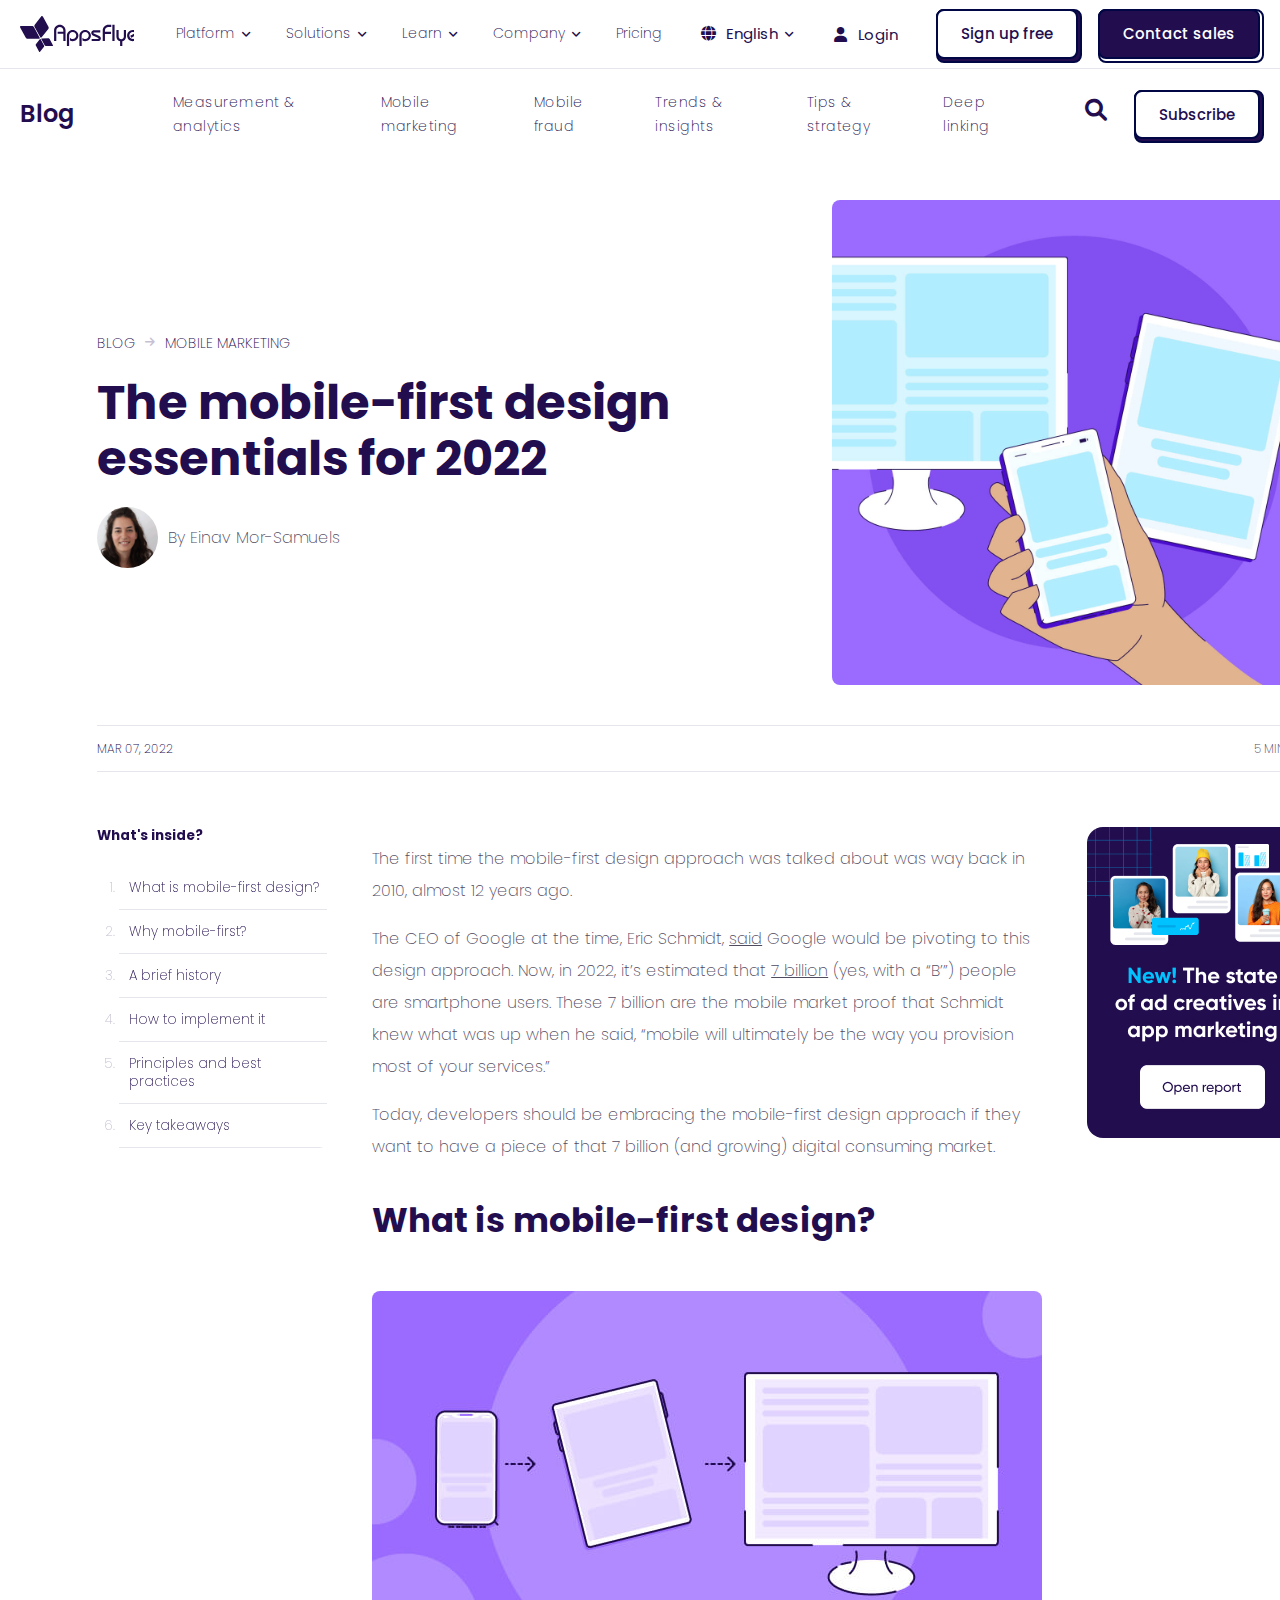
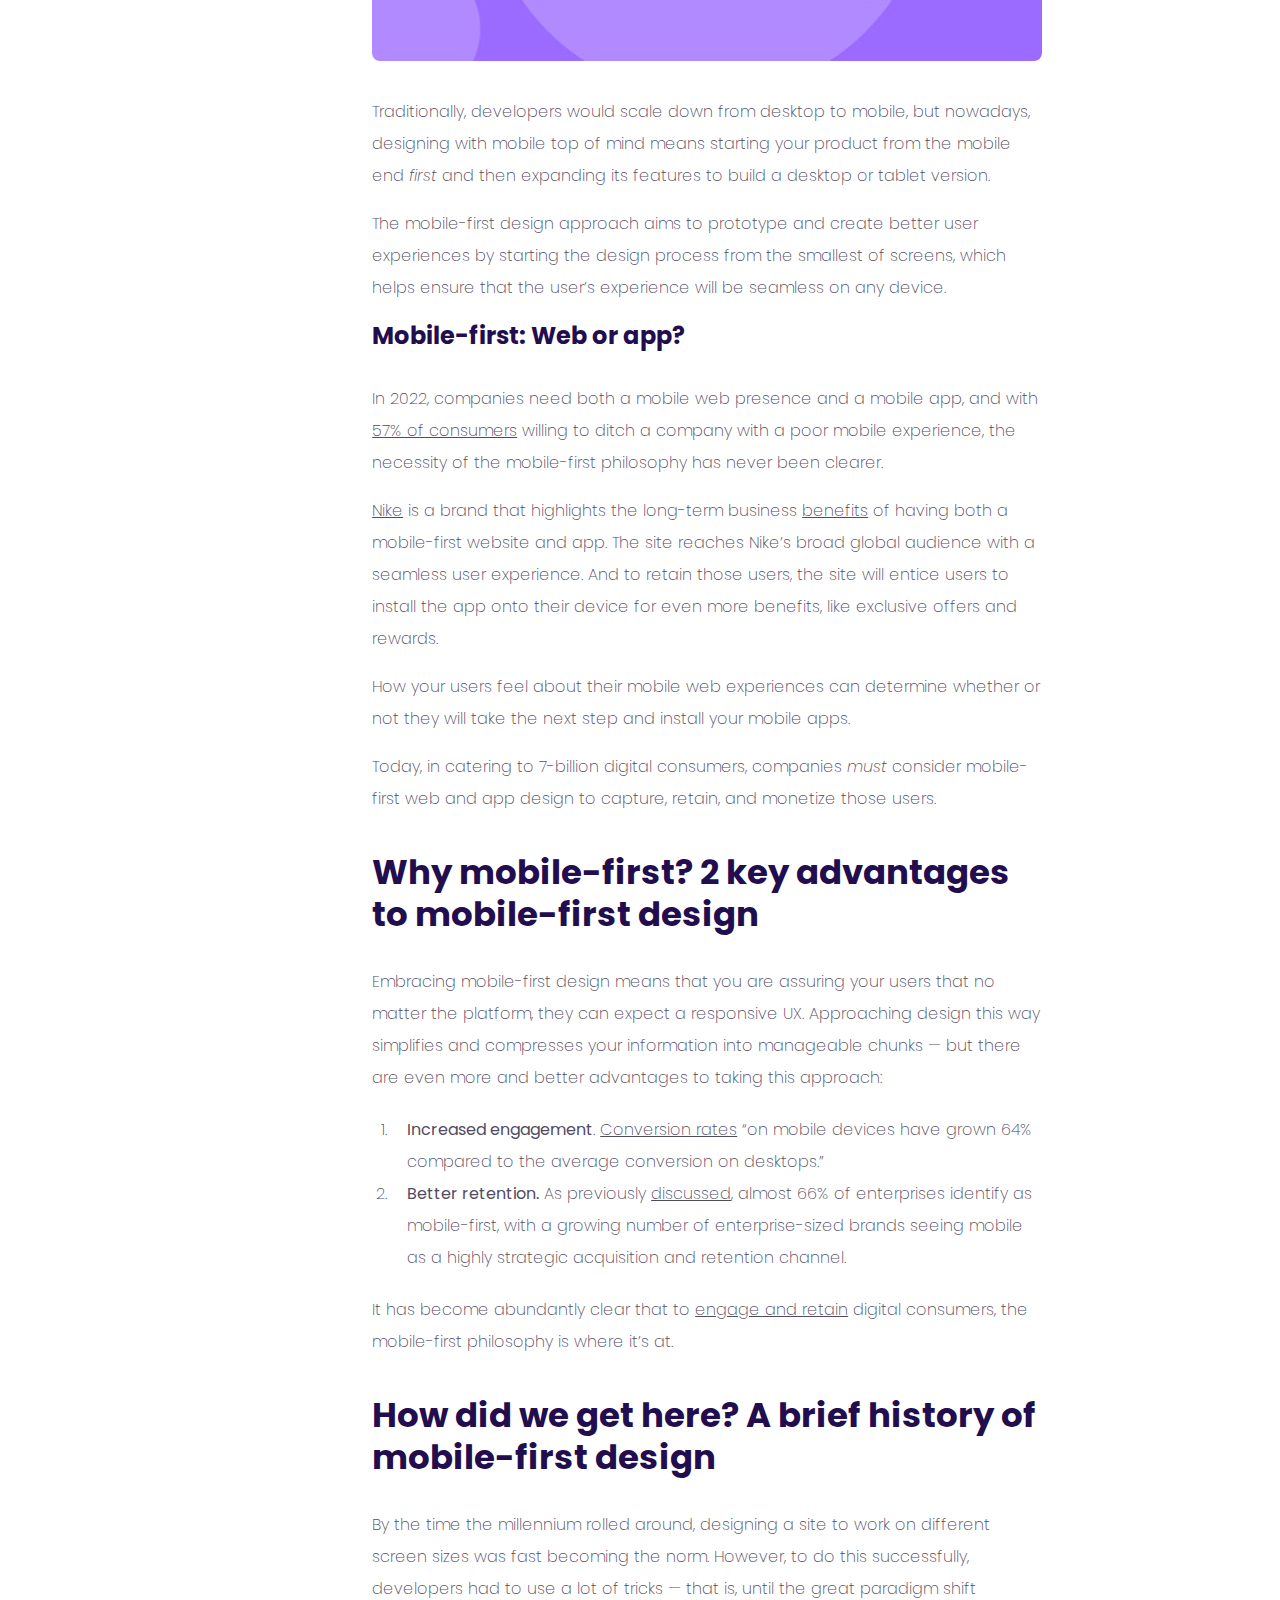
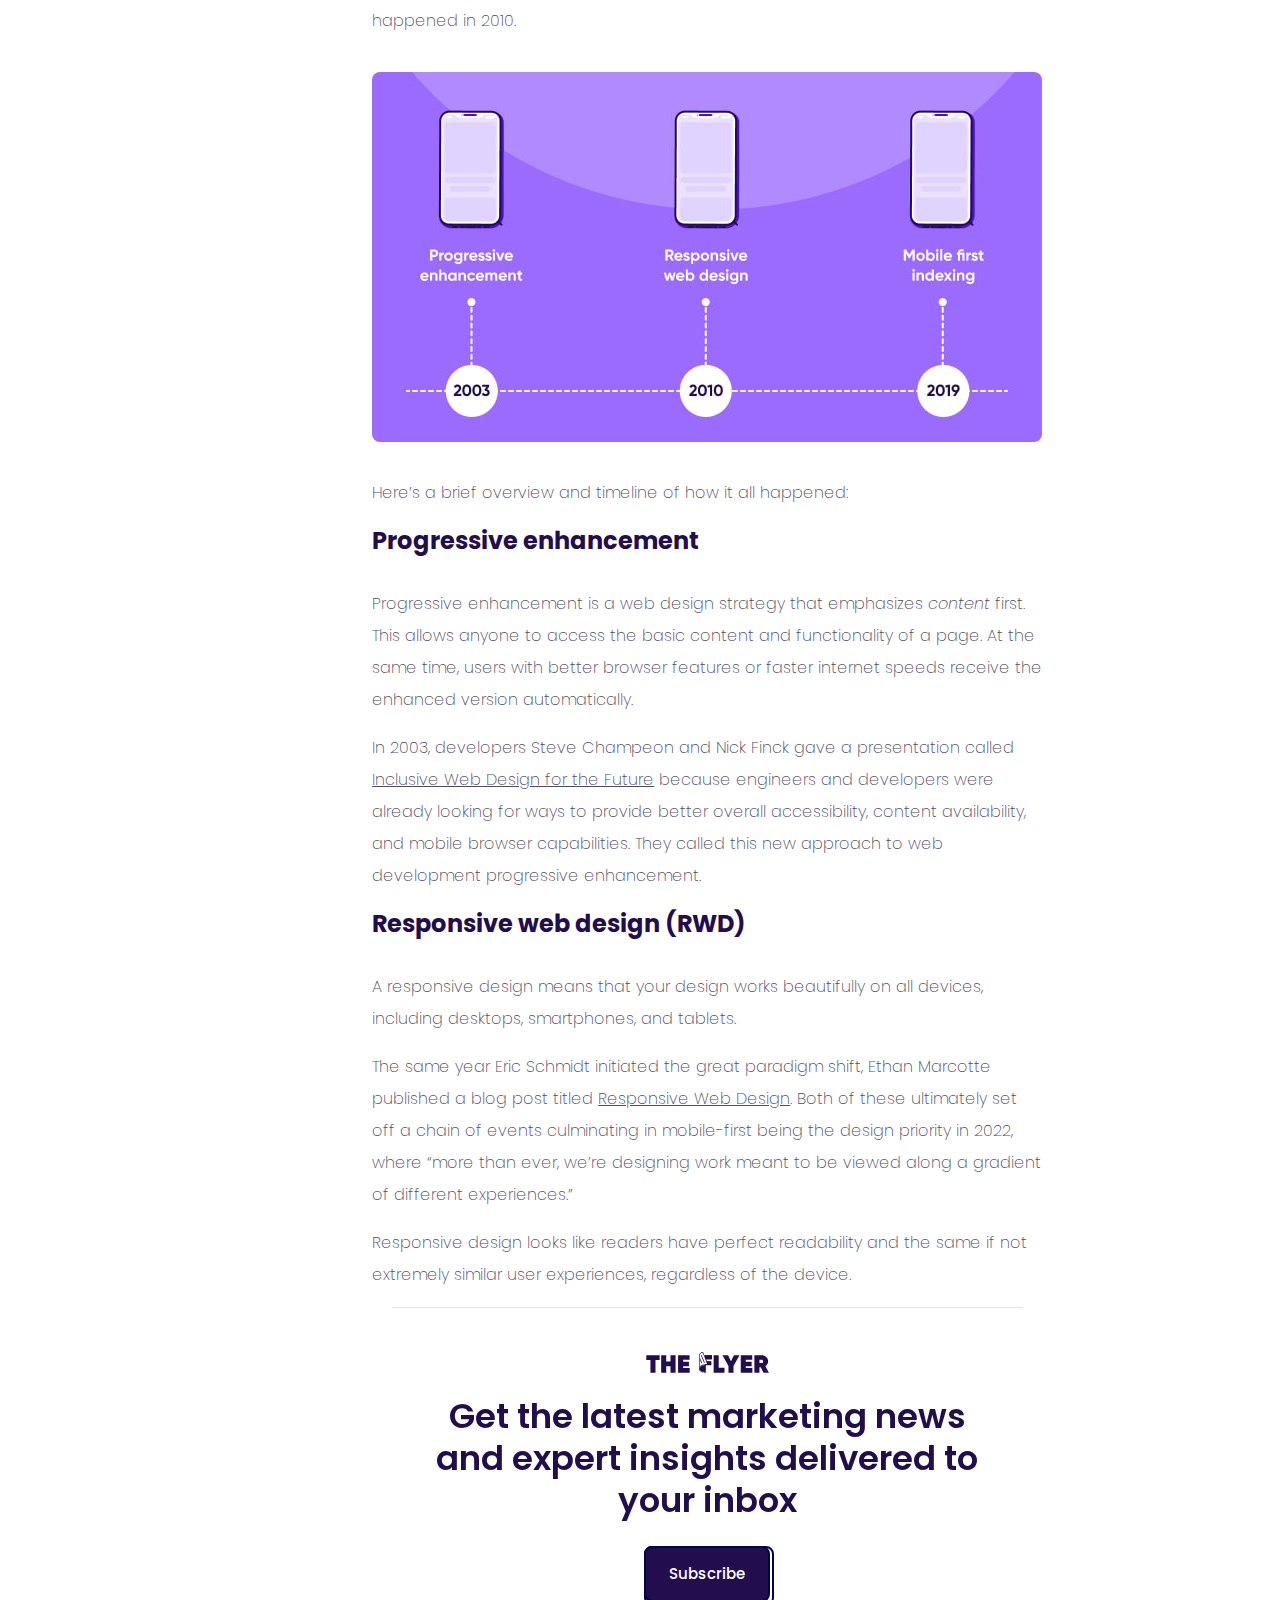
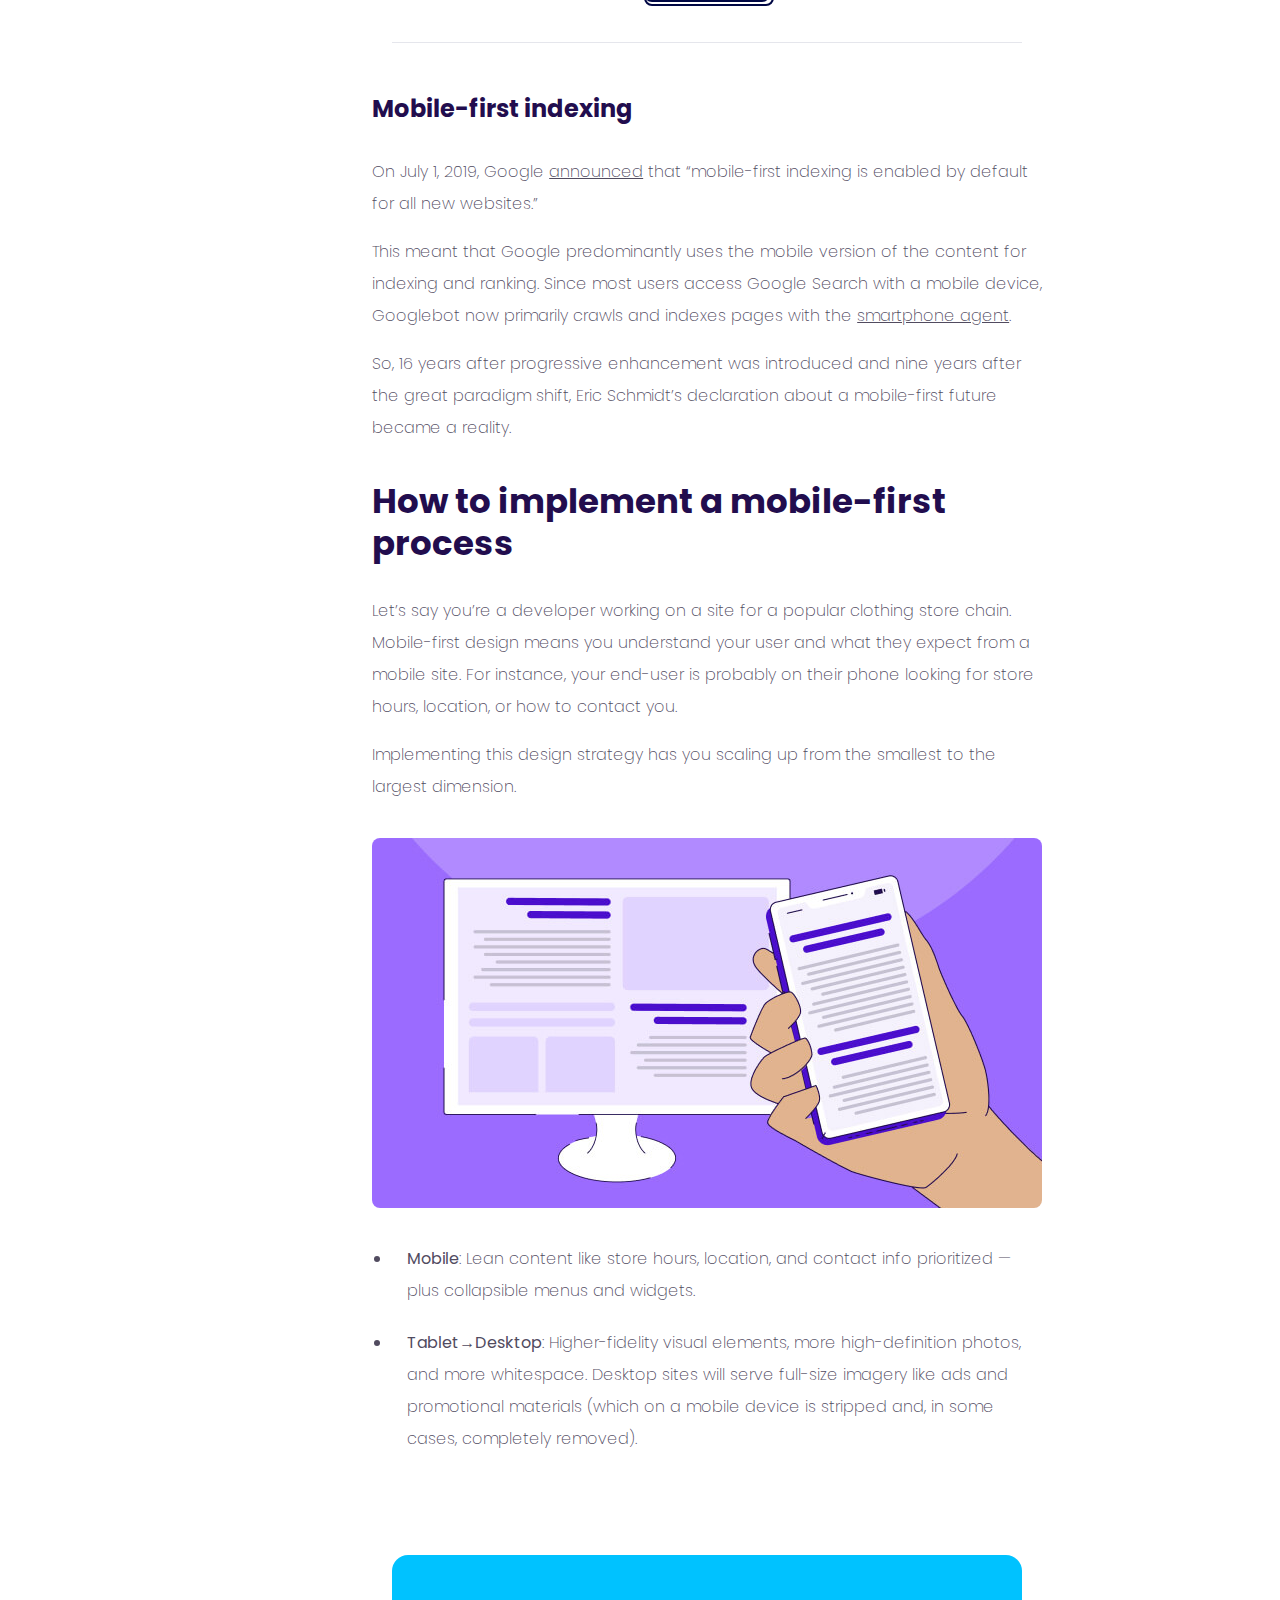
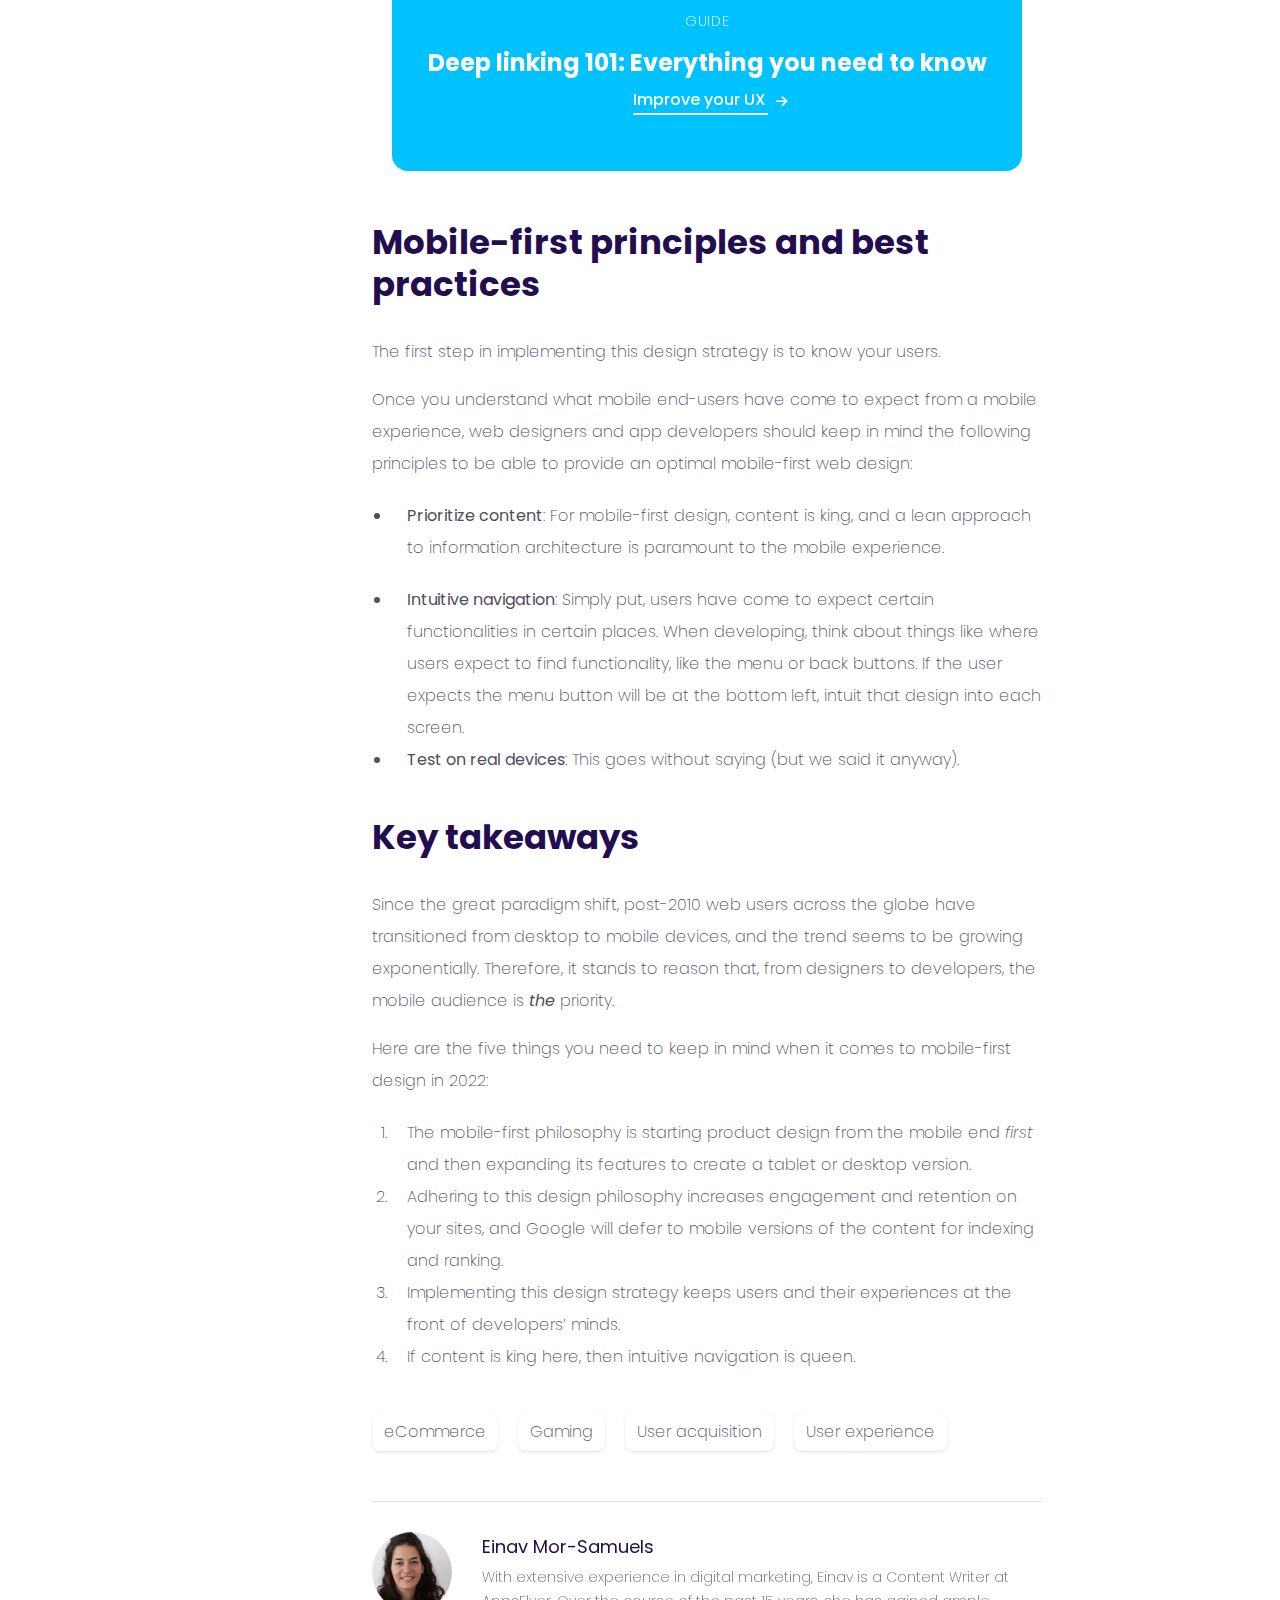
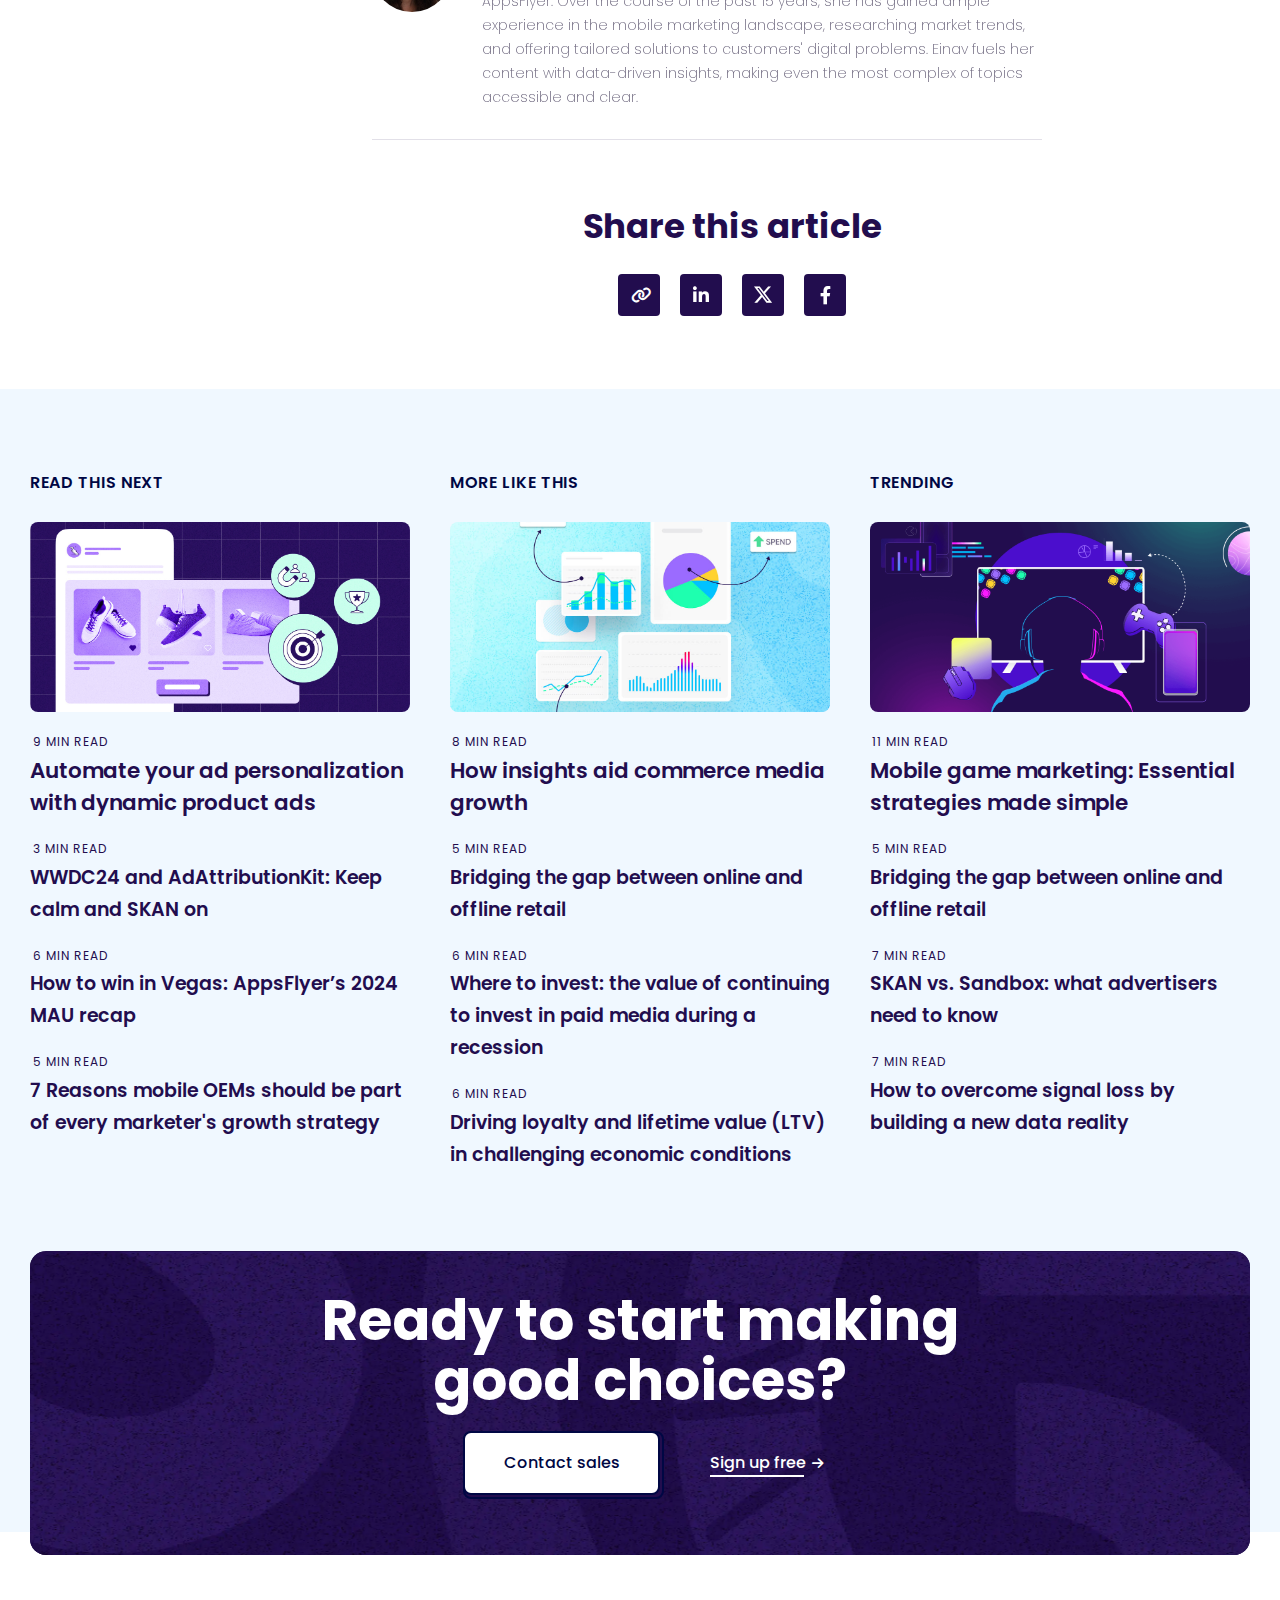
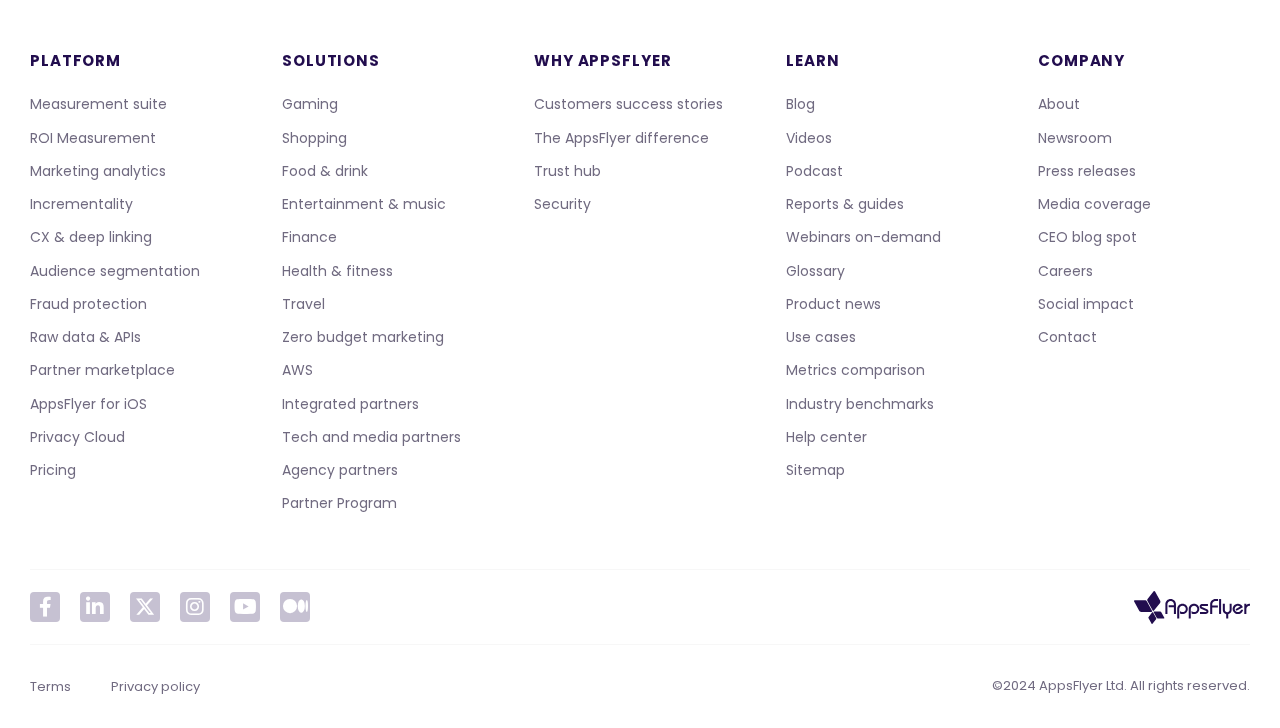
<file: index.html>
<!DOCTYPE html>
<html lang="en">
<head>
    <meta charset="UTF-8">
    <meta name="viewport" content="width=device-width, initial-scale=1.0">
    <link rel="stylesheet" href="main.css">
    <link rel="stylesheet" href="/font/fontawesome-free-6.6.0-web/fontawesome-free-6.6.0-web/css/all.min.css">
    <link rel="icon" href="/image/favicon.svg" sizes="32x32">
    <title>The state of mobile-first design in 2022 | AppsFlyer</title>
    <link rel="stylesheet" href="https://fonts.googleapis.com/css2?family=Poppins%3Aital%2Cwght%400%2C400%3B0%2C600&display=swap">
    <link rel="stylesheet" href="https://fonts.googleapis.com/css2?family=Source+Sans+Pro%3Aital%2Cwght%400%2C400%3B0%2C600%3B0%2C700&display=swap">
    <link rel="stylesheet" href="https://fonts.googleapis.com/css2?family=Nunito%3Aital%2Cwght%400%2C400%3B0%2C800&display=swap">
    <link rel="stylesheet" href="https://cdnjs.cloudflare.com/ajax/libs/font-awesome/6.0.0-beta3/css/all.min.css">
</head>
<body>
    <nav id="nav-m" class="nav-height nav_df nav-size nav-main nav-main_pfi nav_row-start nav_aitems-center z-index_777">
        <div class="navbar nav_df nav-size nav_aitems-center flex_fw-nowrap flex_jc-sb mr-auto ml-auto padg-l_0 padg-r_0">
            <a class="navbar-brand" href="https://www.appsflyer.com"></a>
            <div class="nav_df nav_aitems-center flex-bs_auto flex_fd-row padg-l_0 padg-r_0 padg-top_0">
                <ul id="nav-list" class="nav-navbar nav_df nav-main_pr flex_fd-row mr-auto lstyle-none">
                    <li id="nav-btn" class="parent nav_df nav-main_pr">
                        <a class="nav-menu dp-flex nav-main_pr nav_aitems-center z-index_778 curs-pointer">Platform</a>
                        <div id="nav-link" class=" child menuitmes nav_disp-none nav-main_pfi fd-column oflow-hidden">
                            <div class="nav-subnav nav-main_pr flex_jc-sb nav_aitems-stretch flex_fw-wrap mr-auto ml-auto">
                                <div class="nav_df">
                                    <div class="nav_df flex_fd-row flex_fw-wrap flex_jc-sb snav-menu">
                                        <div class="nav-main_pr fd-column flex-fill pad-value nav-size z-ind_2">
                                            <span class="padg-bot_10 nav_db font-menutitle">Measure</span>
                                            <ul class="nav_df nav-main_pr fd-column font-menulist">
                                                <li class="nav_df nav-main_pr padg-bot_10 padg-top_10">
                                                    <a class="padg-unset linehei-20" href="https://www.appsflyer.com/products/measurement/">
                                                        <b class="nav_db padg-bot_5 fw-500">Measurement suite</b>
                                                        <span class="nav_db font-menutext">Measure every action on mobile, web and CTV</span>
                                                    </a>
                                                </li>
                                                <li class="nav_df nav-main_pr padg-bot_10 padg-top_10">
                                                    <a class="padg-unset linehei-20" href="https://www.appsflyer.com/products/roi-measurement">
                                                        <b class="nav_db padg-bot_5 fw-500">ROI measurement</b>
                                                        <span class="nav_db font-menutext">Understand your true mobile marketing ROI</span>
                                                    </a>
                                                </li>
                                                <li class="nav_df nav-main_pr padg-bot_10 padg-top_10">
                                                    <a class="padg-unset linehei-20" href="https://www.appsflyer.com/products/creative-optimization/">
                                                        <b class="nav_db padg-bot_5 fw-500">Creative Optimization</b>
                                                        <span class="nav_db font-menutext">Unlock creative performance with the power of AI</span>
                                                    </a>
                                                </li>
                                            </ul>
                                        </div>
                                        <div class="nav-main_pr fd-column flex-fill pad-value nav-size z-ind_2">
                                            <span class="padg-bot_10 nav_db font-menutitle">Analyze</span>
                                            <ul class="nav_df nav-main_pr fd-column font-menulist">
                                                <li class="nav_df nav-main_pr padg-bot_10 padg-top_10">
                                                    <a class="padg-unset linehei-20" href="https://www.appsflyer.com/products/marketing-analytics/">
                                                        <b class="nav_db padg-bot_5 fw-500">Marketing analytics</b>
                                                        <span class="nav_db font-menutext">Turn insights on campaign performance into action</span>
                                                    </a>
                                                </li>
                                                <li class="nav_df nav-main_pr padg-bot_10 padg-top_10">
                                                    <a class="padg-unset linehei-20" href="https://www.appsflyer.com/products/incrementality/">
                                                        <b class="nav_db padg-bot_5 fw-500">Incrementality</b>
                                                        <span class="nav_db font-menutext">Prove the real value of your marketing campaigns</span>
                                                    </a>
                                                </li>
                                            </ul>
                                        </div>
                                        <div class="nav-main_pr fd-column flex-fill pad-value nav-size z-ind_2">
                                            <span class="padg-bot_10 nav_db font-menutitle">Engage</span>
                                            <ul class="nav_df nav-main_pr fd-column font-menulist">
                                                <li class="nav_df nav-main_pr padg-bot_10 padg-top_10">
                                                    <a class="padg-unset linehei-20" href="https://www.appsflyer.com/products/customer-experience-deep-linking/">
                                                        <b class="nav_db padg-bot_5 fw-500">CX & deep linking</b>
                                                        <span class="nav_db font-menutext">Boost revenue with exceptional customer experience</span>
                                                    </a>
                                                </li>
                                                <li class="nav_df nav-main_pr padg-bot_10 padg-top_10">
                                                    <a class="padg-unset linehei-20" href="https://www.appsflyer.com/products/audiences/">
                                                        <b class="nav_db padg-bot_5 fw-500">Audience segmentation</b>
                                                        <span class="nav_db font-menutext">Create meaningful conversations with your customers</span>
                                                    </a>
                                                </li>
                                            </ul>
                                        </div>
                                        <div class="nav-main_pr fd-column flex-fill pad-value nav-size z-ind_2">
                                            <span class="padg-bot_10 nav_db font-menutitle">Protect</span>
                                            <ul class="nav_df nav-main_pr fd-column font-menulist">
                                                <li class="nav_df nav-main_pr padg-bot_10 padg-top_10">
                                                    <a class="padg-unset linehei-20" href="https://www.appsflyer.com/products/fraud-protection/">
                                                        <b class="nav_db padg-bot_5 fw-500">Fraud protection</b>
                                                        <span class="nav_db font-menutext">Protect your marketing budget from mobile ad fraud</span>
                                                    </a>
                                                </li>
                                            </ul>
                                        </div>
                                        <div class="nav-main_pr fd-column flex-fill pad-value nav-size z-ind_2">
                                            <span class="padg-bot_10 nav_db font-menutitle">Collaborate</span>
                                            <ul class="nav_df nav-main_pr fd-column font-menulist">
                                                <li class="nav_df nav-main_pr padg-bot_10 padg-top_10">
                                                    <a class="padg-unset linehei-20" href="https://www.appsflyer.com/products/privacy-cloud/">
                                                        <b class="nav_db padg-bot_5 fw-500">Privacy Cloud</b>
                                                        <span class="nav_db font-menutext">Collaborate with your partners in a privacy-centric way</span>
                                                    </a>
                                                </li>
                                                <li class="nav_df nav-main_pr padg-bot_10 padg-top_10">
                                                    <a class="padg-unset linehei-20" href="https://www.appsflyer.com/products/data-collaboration/">
                                                        <b class="nav_db padg-bot_5 fw-500">AppsFlyer Data Collaboration Platform</b>
                                                        <span class="nav_db font-menutext">First-party data monetization that fuels retail media growth</span>
                                                    </a>
                                                </li>
                                                <li class="nav_df nav-main_pr padg-bot_10 padg-top_10">
                                                    <a class="padg-unset linehei-20" href="https://www.appsflyer.com/products/integrations/">
                                                        <b class="nav_db padg-bot_5 fw-500">Partner marketplace</b>
                                                        <span class="nav_db font-menutext">Connect to over 10,000 tech and media partners</span>
                                                    </a>
                                                </li>
                                            </ul>
                                        </div>
                                    </div>
                                </div>
                                <div class="links nav_df flex_fw-wrap ml-0 mr-0 nav-size font-menulist">
                                    <ul class="nav_df nav-main_pr nav_aitems-center flex_fd-row flex-fill m-width-100 nav-size padg-bot_25 padg-top_20">
                                        <li class="nav_df nav-main_pr padg-r_40">
                                            <a class="nav-main_pr nav_aitems-center padg_10-0-imp s-links fw-500 arrow-btn" href="https://www.appsflyer.com/interactive-product-tours/">Interactive product tours</a>
                                        </li>
                                        <li class="nav_df nav-main_pr padg-r_40">
                                            <a class="nav-main_pr nav_aitems-center padg_10-0-imp s-links fw-500 arrow-btn" href="https://www.appsflyer.com/solutions/ios/">IOS 14+ Solutions</a>
                                        </li>
                                        <li class="nav_df nav-main_pr padg-r_40">
                                            <a class="nav-main_pr nav_aitems-center padg_10-0-imp s-links fw-500 arrow-btn" href="https://www.appsflyer.com/products/apis/">Data feeds & APIs</a>
                                        </li>
                                    </ul>
                                </div>
                            </div>
                        </div>
                    </li>
                    <li id="nav-btn" class="parent nav_df nav-main_pr">
                        <a class="nav-menu dp-flex nav-main_pr nav_aitems-center z-index_778 curs-pointer">Solutions</a>
                        <div id="nav-link" class="child menuitmes nav_disp-none nav-main_pfi fd-column oflow-hidden">
                            <div class="nav-subnav nav-main_pr flex_jc-sb nav_aitems-stretch flex_fw-wrap mr-auto ml-auto">
                                <div class="nav_df">
                                    <div class="nav_df flex_fd-row flex_fw-wrap flex_jc-sb snav-menu">
                                        <div class="nav-main_pr fd-column flex-fill pad-value nav-size z-ind_2">
                                            <span class="padg-bot_10 nav_db font-menutitle">Team</span>
                                            <ul class="nav_df nav-main_pr fd-column font-menulist">
                                                <li class="nav_df nav-main_pr padg-bot_5 padg-top_5">
                                                    <a class="padg-unset linehei-20" href="https://www.appsflyer.com/solutions/marketing/">
                                                        <span class="nav_db padg-bot_5">Marketing</span>
                                                    </a>
                                                </li>
                                                <li class="nav_df nav-main_pr padg-bot_5 padg-top_5">
                                                    <a class="padg-unset linehei-20" href="https://www.appsflyer.com/solutions/product/">
                                                        <span class="nav_db padg-bot_5">Product</span>
                                                    </a>
                                                </li>
                                                <li class="nav_df nav-main_pr padg-bot_5 padg-top_5">
                                                    <a class="padg-unset linehei-20" href="https://www.appsflyer.com/solutions/data-analytics/">
                                                        <span class="nav_db padg-bot_5">Data & Analytics</span>
                                                    </a>
                                                </li>
                                                <li class="nav_df nav-main_pr padg-bot_5 padg-top_5">
                                                    <a class="padg-unset linehei-20" href="https://www.appsflyer.com/solutions/research-and-development/">
                                                        <span class="nav_db padg-bot_5">R&D</span>
                                                    </a>
                                                </li>
                                            </ul>
                                        </div>
                                        <div class="nav-main_pr fd-column flex-fill pad-value nav-size z-ind_2">
                                            <span class="padg-bot_10 nav_db font-menutitle">Goal</span>
                                            <ul class="nav_df nav-main_pr fd-column font-menulist">
                                                <li class="nav_df nav-main_pr padg-bot_5 padg-top_5">
                                                    <a class="padg-unset linehei-20" href="https://www.appsflyer.com/regain-ios-visibility-v1/">
                                                        <span class="nav_db padg-bot_5">Regain iOS visibility</span>
                                                    </a>
                                                </li>
                                                <li class="nav_df nav-main_pr padg-bot_5 padg-top_5">
                                                    <a class="padg-unset linehei-20" href="https://www.appsflyer.com/solutions/kickstart-app-growth/">
                                                        <span class="nav_db padg-bot_5">Kickstart app growth</span>
                                                    </a>
                                                </li>
                                                <li class="nav_df nav-main_pr padg-bot_5 padg-top_5">
                                                    <a class="padg-unset linehei-20" href="https://www.appsflyer.com/solutions/scale-ua-campaigns/">
                                                        <span class="nav_db padg-bot_5">Scale user acquisition</span>
                                                    </a>
                                                </li>
                                                <li class="nav_df nav-main_pr padg-bot_5 padg-top_5">
                                                    <a class="padg-unset linehei-20" href="https://www.appsflyer.com/solutions/maximize-user-ltv/">
                                                        <span class="nav_db padg-bot_5">Increase engagement & LTV</span>
                                                    </a>
                                                </li>
                                                <li class="nav_df nav-main_pr padg-bot_5 padg-top_5">
                                                    <a class="padg-unset linehei-20" href="https://www.appsflyer.com/solutions/maximize-roas/">
                                                        <span class="nav_db padg-bot_5">Maximize ROAS</span>
                                                    </a>
                                                </li>
                                            </ul>
                                        </div>
                                        <div class="nav-main_pr fd-column flex-fill pad-value nav-size z-ind_2">
                                            <span class="padg-bot_10 nav_db font-menutitle">Industry</span>
                                            <ul class="nav_df nav-main_pr fd-column font-menulist">
                                                <li class="nav_df nav-main_pr padg-bot_5 padg-top_5">
                                                    <a class="padg-unset linehei-20" href="https://www.appsflyer.com/solutions/games/">
                                                        <span class="nav_db padg-bot_5">Gaming</span>
                                                    </a>
                                                </li>
                                                <li class="nav_df nav-main_pr padg-bot_5 padg-top_5">
                                                    <a class="padg-unset linehei-20" href="https://www.appsflyer.com/solutions/shopping/">
                                                        <span class="nav_db padg-bot_5">Shopping</span>
                                                    </a>
                                                </li>
                                                <li class="nav_df nav-main_pr padg-bot_5 padg-top_5">
                                                    <a class="padg-unset linehei-20" href="https://www.appsflyer.com/solutions/finance/">
                                                        <span class="nav_db padg-bot_5">Finance</span>
                                                    </a>
                                                </li>
                                                <li class="nav_df nav-main_pr padg-bot_5 padg-top_5">
                                                    <a class="padg-unset linehei-20" href="https://www.appsflyer.com/solutions/food-drink/">
                                                        <span class="nav_db padg-bot_5">Food & drink</span>
                                                    </a>
                                                </li>
                                                <li class="nav_df nav-main_pr padg-bot_5 padg-top_5">
                                                    <a class="padg-unset linehei-20" href="https://www.appsflyer.com/solutions/health-fitness/">
                                                        <span class="nav_db padg-bot_5">Health & fitness</span>
                                                    </a>
                                                </li>
                                                <li class="nav_df nav-main_pr padg-bot_5 padg-top_5">
                                                    <a class="padg-unset linehei-20" href="https://www.appsflyer.com/solutions/travel/">
                                                        <span class="nav_db padg-bot_5">Travel</span>
                                                    </a>
                                                </li>
                                            </ul>
                                        </div>
                                        <div class="nav-main_pr fd-column flex-fill pad-value nav-size z-ind_2">
                                            <span class="padg-bot_10 nav_db font-menutitle">Platform</span>
                                            <ul class="nav_df nav-main_pr fd-column font-menulist">
                                                <li class="nav_df nav-main_pr padg-bot_5 padg-top_5">
                                                    <a class="padg-unset linehei-20" href="https://www.appsflyer.com/solutions/ios/">
                                                        <span class="nav_db padg-bot_5">iOS</span>
                                                    </a>
                                                </li>
                                                <li class="nav_df nav-main_pr padg-bot_5 padg-top_5">
                                                    <a class="padg-unset linehei-20" href="https://www.appsflyer.com/solutions/android/">
                                                        <span class="nav_db padg-bot_5">Android</span>
                                                    </a>
                                                </li>
                                                <li class="nav_df nav-main_pr padg-bot_5 padg-top_5">
                                                    <a class="padg-unset linehei-20" href="https://www.appsflyer.com/solutions/pc-console-measurement/">
                                                        <span class="nav_db padg-bot_5">PC & console</span>
                                                    </a>
                                                </li>
                                                <li class="nav_df nav-main_pr padg-bot_5 padg-top_5">
                                                    <a class="padg-unset linehei-20" href="https://www.appsflyer.com/solutions/ctv-ott/">
                                                        <span class="nav_db padg-bot_5">CTV & OTT</span>
                                                    </a>
                                                </li>
                                                <li class="nav_df nav-main_pr padg-bot_5 padg-top_5">
                                                    <a class="padg-unset linehei-20" href="https://www.appsflyer.com/solutions/web-measurement/">
                                                        <span class="nav_db padg-bot_5">Web</span>
                                                    </a>
                                                </li>
                                                <li class="nav_df nav-main_pr padg-bot_5 padg-top_5">
                                                    <a class="padg-unset linehei-20" href="https://www.appsflyer.com/solutions/mobile-measurement/">
                                                        <span class="nav_db padg-bot_5">Mobile</span>
                                                    </a>
                                                </li>
                                                <li class="nav_df nav-main_pr padg-bot_5 padg-top_5">
                                                    <a class="padg-unset linehei-20" href="https://www.appsflyer.com/solutions/web3/">
                                                        <span class="nav_db padg-bot_5">Web3</span>
                                                    </a>
                                                </li>
                                            </ul>
                                        </div>
                                        <div class="nav-main_pr fd-column flex-fill pad-value nav-size z-ind_2">
                                            <span class="padg-bot_10 nav_db font-menutitle">Partnerships</span>
                                            <ul class="nav_df nav-main_pr fd-column font-menulist">
                                                <li class="nav_df nav-main_pr padg-bot_5 padg-top_5">
                                                    <a class="padg-unset linehei-20" href="https://www.appsflyer.com/solutions/partners/">
                                                        <span class="nav_db padg-bot_5">Tech and media partners</span>
                                                    </a>
                                                </li>
                                                <li class="nav_df nav-main_pr padg-bot_5 padg-top_5">
                                                    <a class="padg-unset linehei-20" href="https://www.appsflyer.com/solutions/agencies/">
                                                        <span class="nav_db padg-bot_5">Agency partners</span>
                                                    </a>
                                                </li>
                                                <li class="nav_df nav-main_pr padg-bot_5 padg-top_5">
                                                    <a class="padg-unset linehei-20" href="https://www.appsflyer.com/solutions/partner-program/">
                                                        <span class="nav_db padg-bot_5">Partner Program</span>
                                                    </a>
                                                </li>
                                            </ul>
                                        </div>
                                    </div>
                                </div>
                                <div class="links nav_df flex_fw-wrap ml-0 mr-0 nav-size font-menulist">
                                    <ul class="nav_df nav-main_pr nav_aitems-center flex_fd-row flex-fill m-width-100 nav-size padg-bot_25 padg-top_20">
                                        <li class="nav_df nav-main_pr padg-r_40">
                                            <a class="nav-main_pr nav_aitems-center padg_10-0-imp s-links fw-500 arrow-btn" href="https://www.appsflyer.com/interactive-product-tours/">Interactive product tours</a>
                                        </li>
                                        <li class="nav_df nav-main_pr padg-r_40">
                                            <a class="nav-main_pr nav_aitems-center padg_10-0-imp s-links fw-500 arrow-btn" href="https://www.appsflyer.com/customers/">Customer stories</a>
                                        </li>
                                        <li class="nav_df nav-main_pr padg-r_40">
                                            <a class="nav-main_pr nav_aitems-center padg_10-0-imp s-links fw-500 arrow-btn" href="https://www.appsflyer.com/appsflyer-advantage/">The AppsFlyer difference</a>
                                        </li>
                                    </ul>
                                </div>
                            </div>
                        </div>
                    </li>
                    <li id="nav-btn" class="parent nav_df nav-main_pr">
                        <a class="nav-menu dp-flex nav-main_pr nav_aitems-center z-index_778 curs-pointer">Learn</a>
                        <div id="nav-link" class="child menuitmes nav_disp-none nav-main_pfi fd-column oflow-hidden">
                            <div class="nav-subnav nav-main_pr flex_jc-sb nav_aitems-stretch flex_fw-wrap mr-auto ml-auto">
                                <div class="nav_df flex_fw-wrap">
                                    <div class="nav_df nav-main_pr fd-column flex_gr-shr-basic-0 pad-mwidth-270 font-menulist z-ind_2">
                                        <span class="snav-title mb-10">Resources</span>
                                        <p class="mb-20 mt-0 color-text">
                                            Stay informed with industry insights, the latest trends, original content, and all things AppsFlyer
                                        </p>
                                    </div>
                                    <div class="nav_df flex_fd-row flex_fw-wrap flex_jc-sb snav-menu nav-main_pr flex-fill font-menulist pad-mwidth-715">
                                        <div class="nav-main_pr fd-column flex-fill pad-value nav-size z-ind_2">
                                            <span class="padg-bot_10 nav_db font-menutitle">Ecosystem</span>
                                            <ul class="nav_df nav-main_pr fd-column font-menulist">
                                                <li class="nav_df nav-main_pr padg-bot_5 padg-top_5">
                                                    <a class="padg-unset linehei-20" href="https://www.appsflyer.com/blog/">
                                                        <span class="nav_db padg-bot_5 text-hov">Blog</span>
                                                    </a>
                                                </li>
                                                <li class="nav_df nav-main_pr padg-bot_5 padg-top_5">
                                                    <a class="padg-unset linehei-20" href="https://www.appsflyer.com/resources/">
                                                        <span class="nav_db padg-bot_5 text-hov">Reports & guides</span>
                                                    </a>
                                                </li>
                                                <li class="nav_df nav-main_pr padg-bot_5 padg-top_5">
                                                    <a class="padg-unset linehei-20" href="https://www.appsflyer.com/events/">
                                                        <span class="nav_db padg-bot_5 text-hov">Events & webinars</span>
                                                    </a>
                                                </li>
                                                <li class="nav_df nav-main_pr padg-bot_5 padg-top_5">
                                                    <a class="padg-unset linehei-20" href="https://www.appsflyer.com/resources/templates/">
                                                        <span class="nav_db padg-bot_5 text-hov">Tools & templates</span>
                                                    </a>
                                                </li>
                                                <li class="nav_df nav-main_pr padg-bot_5 padg-top_5">
                                                    <a class="padg-unset linehei-20" href="https://www.appsflyer.com/benchmarks/">
                                                        <span class="nav_db padg-bot_5 text-hov">Industry benchmarks</span>
                                                    </a>
                                                </li>
                                                <li class="nav_df nav-main_pr padg-bot_5 padg-top_5">
                                                    <a class="padg-unset linehei-20" href="https://www.appsflyer.com/blog/videos/">
                                                        <span class="nav_db padg-bot_5 text-hov">Videos</span>
                                                    </a>
                                                </li>
                                                <li class="nav_df nav-main_pr padg-bot_5 padg-top_5">
                                                    <a class="padg-unset linehei-20" href="https://www.appsflyer.com/blog/podcasts/">
                                                        <span class="nav_db padg-bot_5 text-hov">Podcasts</span>
                                                    </a>
                                                </li>
                                                <li class="nav_df nav-main_pr padg-bot_5 padg-top_5">
                                                    <a class="padg-unset linehei-20" href="https://www.appsflyer.com/glossary/">
                                                        <span class="nav_db padg-bot_5 text-hov">Glossary</span>
                                                    </a>
                                                </li>
                                                <li class="nav_df nav-main_pr padg-bot_5 padg-top_5">
                                                    <a class="padg-unset linehei-20" href="https://www.appsflyer.com/metrics-comparison/">
                                                        <span class="nav_db padg-bot_5 text-hov">Metrics comparison</span>
                                                    </a>
                                                </li>
                                            </ul>
                                        </div>
                                        <div class="nav-main_pr fd-column flex-fill pad-value nav-size z-ind_2">
                                            <span class="padg-bot_10 nav_db font-menutitle">Customers</span>
                                            <ul class="nav_df nav-main_pr fd-column font-menulist">
                                                <li class="nav_df nav-main_pr padg-bot_5 padg-top_5">
                                                    <a class="padg-unset linehei-20" href="https://www.appsflyer.com/customer-success-stories-v1/">
                                                        <span class="nav_db padg-bot_5">Customer stories</span>
                                                    </a>
                                                </li>
                                                <li class="nav_df nav-main_pr padg-bot_5 padg-top_5">
                                                    <a class="padg-unset linehei-20" href="https://www.appsflyer.com/product-news/">
                                                        <span class="nav_db padg-bot_5">Product news</span>
                                                    </a>
                                                </li>
                                                <li class="nav_df nav-main_pr padg-bot_5 padg-top_5">
                                                    <a class="padg-unset linehei-20" href="https://www.appsflyer.com/use-cases/">
                                                        <span class="nav_db padg-bot_5">Use cases</span>
                                                    </a>
                                                </li>
                                                <li class="nav_df nav-main_pr padg-bot_5 padg-top_5">
                                                    <a class="padg-unset linehei-20" href="https://support.appsflyer.com/hc/">
                                                        <span class="nav_db padg-bot_5">Help center</span>
                                                    </a>
                                                </li>
                                                <li class="nav_df nav-main_pr padg-bot_5 padg-top_5">
                                                    <a class="padg-unset linehei-20" href="https://dev.appsflyer.com/">
                                                        <span class="nav_db padg-bot_5">Developer Hub</span>
                                                    </a>
                                                </li>
                                                <li class="nav_df nav-main_pr padg-bot_5 padg-top_5">
                                                    <a class="padg-unset linehei-20" href="https://elevate.appsflyer.com/learn/signin">
                                                        <span class="nav_db padg-bot_5">Learning portal</span>
                                                    </a>
                                                </li>
                                            </ul>
                                        </div>
                                    </div>
                                    <div class="nav-main_pr nav_df flex_gr-shr-basic-0 fd-column pad-mwidth-345 z-ind_2 font-menulist border-theme-left border-theme-color">
                                        <div class="">
                                            <a class="dis_inl-block padg-unset height-145" href="/resources/reports/creative-optimization">
                                                <img src="/image/image-1-1.png" style="border-radius: 8px;">
                                            </a>
                                            <div class="nav_db nav-size font-menulist">
                                                <a class="nav-main_pr nav_aitems-center padg_10-0-imp s-links fw-500 arrow-btn" href="https://www.appsflyer.com/interactive-product-tours/">New data on AI-driven creative</a>
                                            </div>
                                        </div>
                                    </div>
                                </div>
                            </div>
                        </div>
                    </li>
                    <li id="nav-btn" class="parent nav_df nav-main_pr">
                        <a class="nav-menu dp-flex nav-main_pr nav_aitems-center z-index_778 curs-pointer">Company</a>
                        <div id="nav-link" class="child menuitmes nav_disp-none nav-main_pfi fd-column oflow-hidden">
                            <div class="nav-subnav nav-main_pr flex_jc-sb nav_aitems-stretch flex_fw-wrap mr-auto ml-auto">
                                <div class="nav_df flex_fw-wrap">
                                    <div class="nav_df nav-main_pr fd-column flex_gr-shr-basic-0 pad-mwidth-270 font-menulist z-ind_2">
                                        <span class="snav-title mb-10">Who we are</span>
                                        <p class="mb-20 mt-0 color-text">
                                            Find out more about our history, our team, what we stand for, and why we do what we do
                                        </p>
                                    </div>
                                    <div class="nav_df flex_fd-row flex_fw-wrap flex_jc-sb snav-menu nav-main_pr flex-fill font-menulist pad-mwidth-715">
                                        <div class="nav-main_pr fd-column flex-fill pad-value nav-size z-ind_2">
                                            <ul class="nav_df nav-main_pr fd-column font-menulist">
                                                <li class="nav_df nav-main_pr padg-bot_5 padg-top_5">
                                                    <a class="padg-unset linehei-20" href="https://www.appsflyer.com/company/about/">
                                                        <span class="nav_db padg-bot_5 text-hov">About us</span>
                                                    </a>
                                                </li>
                                                <li class="nav_df nav-main_pr padg-bot_5 padg-top_5">
                                                    <a class="padg-unset linehei-20" href="https://www.appsflyer.com/company/newsroom/">
                                                        <span class="nav_db padg-bot_5 text-hov">Newsroom</span>
                                                    </a>
                                                </li>
                                                <li class="nav_df nav-main_pr padg-bot_5 padg-top_5">
                                                    <a class="padg-unset linehei-20" href="https://www.appsflyer.com/blog/ceo/">
                                                        <span class="nav_db padg-bot_5 text-hov">CEO blog spot</span>
                                                    </a>
                                                </li>
                                                <li class="nav_df nav-main_pr padg-bot_5 padg-top_5">
                                                    <a class="padg-unset linehei-20" href="https://www.appsflyer.com/trust/">
                                                        <span class="nav_db padg-bot_5 text-hov">Trust hub</span>
                                                    </a>
                                                </li>
                                            </ul>
                                        </div>
                                        <div class="nav-main_pr fd-column flex-fill pad-value nav-size z-ind_2">
                                            <ul class="nav_df nav-main_pr fd-column font-menulist">
                                                <li class="nav_df nav-main_pr padg-bot_5 padg-top_5">
                                                    <a class="padg-unset linehei-20" href="https://careers.appsflyer.com/">
                                                        <span class="nav_db padg-bot_5">Careers</span>
                                                    </a>
                                                </li>
                                                <li class="nav_df nav-main_pr padg-bot_5 padg-top_5">
                                                    <a class="padg-unset linehei-20" href="https://www.appsflyer.com/company/social-impact/">
                                                        <span class="nav_db padg-bot_5">Social impact</span>
                                                    </a>
                                                </li>
                                                <li class="nav_df nav-main_pr padg-bot_5 padg-top_5">
                                                    <a class="padg-unset linehei-20" href="https://www.appsflyer.com/company/contact/">
                                                        <span class="nav_db padg-bot_5">Contact</span>
                                                    </a>
                                                </li>
                                            </ul>
                                        </div>
                                    </div>
                                    <div class="nav-main_pr nav_df flex_gr-shr-basic-0 fd-column flex_gr-shr-basic-25 pad-mwidth-345 z-ind_2 font-menulist border-theme-left border-theme-color">
                                        <a class="nav_db font-menutitle" style="padding: 0 0 5px 0; line-height: 28px;">From our CEO</a>
                                        <ul class="nav_df nav-main_pr fd-column font-menulist">
                                            <li class="nav_df nav-main_pr padg-bot_5 padg-top_5">
                                                <a class="padg-unset linehei-20" href="https://www.appsflyer.com/blog/ceo/unbiased-independent-ecosystem-future/">
                                                    <span class="nav_db padg-bot_5">The future of our ecosystem and web</span>
                                                </a>
                                            </li>
                                            <li class="nav_df nav-main_pr padg-bot_5 padg-top_5">
                                                <a class="padg-unset linehei-20" href="https://www.appsflyer.com/blog/ceo/user-privacy-ios-14-idfa/">
                                                    <span class="nav_db padg-bot_5">On privacy and user experience</span>
                                                </a>
                                            </li>
                                            <li class="nav_df nav-main_pr padg-bot_5 padg-top_5">
                                                <a class="padg-unset linehei-20" href="https://www.appsflyer.com/blog/ceo/aggregated-advanced-privacy/">
                                                    <span class="nav_db padg-bot_5">Aggregated advanced privacy</span>
                                                </a>
                                            </li>
                                        </ul>
                                    </div>
                                </div>
                            </div>
                        </div>
                    </li>
                    <li id="nav-btn" class="parent nav_df nav-main_pr">
                        <a class="single-nav dp-block nav-main_pr" href="https://www.appsflyer.com/pricing/">Pricing</a>
                    </li>
                </ul>
                <div class="nav_df nav_aitems-center flex_fd-row mb-0 mr-0 mt-0 ml-auto">
                    <ul class="lang-box nav_df nav-main_pr flex_fd-row">
                        <li class="menu-lang nav_df nav-main_pr nav_aitems-flexstart fd-column curs-pointer">
                            <span class="lang-list nav_df nav-main_pr nav_aitems-center flex_jc-fs nav-size lang-btn z-index_778 font-menulist fw-400 let-space_0-45">
                                <i class="world-icon font-menulist mr-7"></i>
                                English
                            </span>
                            <ul class="sub-list posi-adso z-ind_init curs-pointer">
                                <li class="nav_df nav_aitems-flexstart nav-main_pr fd-column padg-l_30 padg-r_30 padg-bot_10 padg-top_10 font-menulist fw-400">
                                    <a class="nav_db text-color text-deco_none linehei-20" href="#">Français</a>
                                </li>
                                <li class="nav_df nav_aitems-flexstart nav-main_pr fd-column padg-l_30 padg-r_30 padg-bot_10 padg-top_10 font-menulist fw-400">
                                    <a class="nav_db text-color text-deco_none linehei-20" href="#">日本語</a>
                                </li>
                                <li class="nav_df nav_aitems-flexstart nav-main_pr fd-column padg-l_30 padg-r_30 padg-bot_10 padg-top_10 font-menulist fw-400">
                                    <a class="nav_db text-color text-deco_none linehei-20" href="#">Русский</a>
                                </li>
                                <li class="nav_df nav_aitems-flexstart nav-main_pr fd-column padg-l_30 padg-r_30 padg-bot_10 padg-top_10 font-menulist fw-400">
                                    <a class="nav_db text-color text-deco_none linehei-20" href="#">Español</a>
                                </li>
                                <li class="nav_df nav_aitems-flexstart nav-main_pr fd-column padg-l_30 padg-r_30 padg-bot_10 padg-top_10 font-menulist fw-400">
                                    <a class="nav_db text-color text-deco_none linehei-20" href="#">简体中文</a>
                                </li>
                                <li class="nav_df nav_aitems-flexstart nav-main_pr fd-column padg-l_30 padg-r_30 padg-bot_10 padg-top_10 font-menulist fw-400">
                                    <a class="nav_db text-color text-deco_none linehei-20" href="#">한국어</a>
                                </li>
                                <li class="nav_df nav_aitems-flexstart nav-main_pr fd-column padg-l_30 padg-r_30 padg-bot_10 padg-top_10 font-menulist fw-400">
                                    <a class="nav_db text-color text-deco_none linehei-20" href="#">Deutsch</a>
                                </li>
                                <li class="nav_df nav_aitems-flexstart nav-main_pr fd-column padg-l_30 padg-r_30 padg-bot_10 padg-top_10 font-menulist fw-400">
                                    <a class="nav_db text-color text-deco_none linehei-20" href="#">Portuguese</a>
                                </li>
                                <li class="nav_df nav_aitems-flexstart nav-main_pr fd-column padg-l_30 padg-r_30 padg-bot_10 padg-top_10 font-menulist fw-400">
                                    <a class="nav_db text-color text-deco_none linehei-20" href="#">Tiếng Việt</a>
                                </li>
                            </ul>
                        </li>
                    </ul>
                    <ul class="login-box nav_df nav_aitems-center nav-main_pr flex_fd-row flex_jc-sb snav_fsize-18 fw-400 color-text">
                        <li class="nav_df nav-main_pr flex_fd-row nav_aitems-flexstart font-menulist text-color">
                            <a class="login-btn nav_df nav-main_pr flex_jc-center nav-text-color let-space_0-45" href="https://hq1.appsflyer.com/auth/login">
                                <i class="login-icon mr-7"></i>
                                Login
                            </a>
                        </li>
                        <li class="nav_df nav-main_pr nav_aitems-center fd-column ml-20 font-menulist text-color">
                            <a class="signup-btn nav_db nav-main_pr z-ind_1 talign-center fw-500 text-deco_none text-color verti-ali-mid bord-rad_8 boxshadow-none ouline-none" href="https://www.appsflyer.com/sign-up/">Sign up free</a>
                        </li>
                        <li class="nav_df nav-main_pr nav_aitems-center fd-column ml-20 font-menulist text-color">
                            <a class="btn nav_db nav-main_pr btn-size-sub z-ind_1 font-menulist fw-500 nav-text-color btn-textsub verti-ali-mid btn-bor-color boxshadow-none ouline-none bord-rad_8" href="">Contact sales</a>
                        </li>
                    </ul>
                </div>
            </div>
        </div>
    </nav>
    <nav id="" class="sub-nav nav_df nav-main_pfi nav_aitems-center nav_row-start nav-main nav-size snav-size snav_fsize-18 color-text snav-border .z-index_776">
        <div class="nav_df nav_aitems-center flex_fw-nowrap flex_jc-sb nav-size">
            <span class="snav_fsize-20 nav-text-color">
                <a class="dis_inl-block nav-text-color snav-blog" href="https://www.appsflyer.com/blog/">Blog</a>
            </span>
            <div class="nav_df nav_aitems-center flex-bs_auto flex_fw-wrap flex_fd-row">
                <div class="fd-column flex_jc-fe height-100">
                    <ul class="nav_df nav-main_pr flex_fd-row ml-80">
                        <li class="nav_df nav-main_pr nav_aitems-flexstart fd-column mr-8">
                            <a class="nav_db nav-main_pr nav-menu fsize-header-14 let-space_0-45 text-color text-deco_none" href="https://www.appsflyer.com/blog/measurement-analytics/">Measurement & analytics</a>
                        </li>
                        <li class="nav_df nav-main_pr nav_aitems-flexstart fd-column mr-8">
                            <a class="nav_db nav-main_pr nav-menu fsize-header-14 let-space_0-45 text-color text-deco_none" href="https://www.appsflyer.com/blog/mobile-marketing/">Mobile marketing</a>
                        </li>
                        <li class="nav_df nav-main_pr nav_aitems-flexstart fd-column mr-8">
                            <a class="nav_db nav-main_pr nav-menu fsize-header-14 let-space_0-45 text-color text-deco_none" href="https://www.appsflyer.com/blog/mobile-fraud/">Mobile fraud</a>
                        </li>
                        <li class="nav_df nav-main_pr nav_aitems-flexstart fd-column mr-8">
                            <a class="nav_db nav-main_pr nav-menu fsize-header-14 let-space_0-45 text-color text-deco_none" href="https://www.appsflyer.com/blog/trends-insights/">Trends & insights</a>
                        </li>
                        <li class="nav_df nav-main_pr nav_aitems-flexstart fd-column mr-8">
                            <a class="nav_db nav-main_pr nav-menu fsize-header-14 let-space_0-45 text-color text-deco_none" href="https://www.appsflyer.com/blog/tips-strategy/">Tips & strategy</a>
                        </li>
                        <li class="nav_df nav-main_pr nav_aitems-flexstart fd-column mr-8">
                            <a class="nav_db nav-main_pr nav-menu fsize-header-14 let-space_0-45 text-color text-deco_none" href="https://www.appsflyer.com/blog/topic/deep-linking/">Deep linking</a>
                        </li>
                    </ul>
                </div>
            </div>
            <div class="nav_df nav_aitems-center flex_jc-fe mt-10 mb-10">
                <ul class="nav_df nav-main_pr flex_fd-row ml-20">
                    <li class="nav_db nav-main_pr nav_aitems-flexstart fd-column mt-auto mr-8 mb-auto ml-8 ">
                        <button class="search-btn nav-main_pr oflow-visible fw-600 linehei_32 text-deco_none textsbar-color curs-pointer ouline-none bord-rad_8">
                            <i class="fa-solid fa-magnifying-glass" style="font-size: 22px; height: 33px; width: 33px; color: #220d4e;"></i>
                        </button>
                    </li>
                    <li class="nav_db nav-main_pr nav_aitems-flexstart fd-column ml-8">
                        <a class="signup-btn nav_db nav-main_pr z-ind_1 talign-center fw-500 text-deco_none text-color verti-ali-mid bord-rad_8 boxshadow-none ouline-none font-menulist" href="#">Subscribe</a>
                    </li>
                </ul>
            </div>
        </div>
        <div class="progress-container">
            <div class="progress-bar dp-flex"></div>
        </div>
    </nav>    
    <main class="container padg-top_130 snav_fsize-18 color-text">
        <section class="article nav-main_pr padg-bot_40">
            <div class="margin_lr padg_lr-20 m-width-1260 nav-size">
                <div class="nav_df nav_aitems-center flex_fd-row flex_fw-wrap flex_jc-sb snav-menu padg-top_60" style="width: 1260px;">
                    <div class="nav_df nav-main_pr nav-list flex_gr-shr-basic-50 m-width-50 padg-top_20 padg-r_20 padg-l_20 nav-size">
                        <ul class="nav_df flex_fw-wrap flex_jc-fs nav-size">
                            <li class="crumbs nav-main_pr mb-5 mr-10 mt-5 ml-0 fsize-header-14 text-uppercase list-style-none">
                                <a class="dis_inl-block nav-text-color" href="https://www.appsflyer.com/blog/">Blog</a>
                            </li>
                            <li class="nav-main_pr mb-5 mr-10 mt-5 ml-0 fsize-header-14 text-uppercase list-style-none">
                                <a class="dis_inl-block nav-text-color" href="https://www.appsflyer.com/blog/mobile-marketing/">Mobile marketing</a>
                            </li>
                        </ul>
                        <h1 class="padg-top_15 padg-bot_15 mt-0 mb-5 article-title text-color">The mobile-first design essentials for 2022</h1>
                        <span class="nav_df nav_aitems-center author-size">
                            <figure class="author-box nav-main_pr mr-10 ml-0 mt-0 mb-0">
                                <img class="aut-image" src="/image/author.jpeg" alt="author">
                            </figure>
                            By Einav Mor-Samuels
                        </span>
                    </div>
                    <div class="nav_df nav-main_pr nav_aitems-center flex_jc-center img-box nav-size padg-bot_0 padg-top_10 padg-l_20 padg-r_20">
                        <figure class="nav-main_pr oflow-hidden margin-0">
                            <img class="header-img" src="/image/mobile-first-deisgn-featured-square-1.jpg" alt="">
                        </figure>
                    </div>
                    <aside class="nav-main_pr flex_gr-shr-basic-100 mb-15 mt-40 padg-r_20 padg-l_20 m-width-100 nav-size">
                        <ul class="nav_df flex_jc-fs padg-bot_2-5 padg-top_2-5 border-timeline">
                            <li class="nav_df mb-10 mt-10 fsize-timeline text-color list-style-none">
                                <span>Mar 07, 2022</span>
                            </li>
                            <li class="nav_db padg-l_0 mb-10 mt-10 mr-0 ml-auto fsize-timeline">5 min read</li>
                        </ul>
                    </aside>
                </div>
                <div class="body-article nav_df nav-main_pr flex_jc-fs padg-r_0 padg-l_0 padg-top_40">
                    <aside class="index nav-main_pr padg-r_0 padg-l_0 padg-bot_50 width-230 text-color">
                        <div class="posi-sticky top-147">
                            <nav class="">
                                <h6 class="mt-0 mb-20 fsize-header-13_5 linehei_18-5">What's inside?</h6>
                                <div class="nav_df nav-main_pr fd-column z-ind_1 fsize-header-13_5">
                                    <div class="posi-sticky mb-0 padg-bot_0 width-230 top-100 oflow-y_auto bord-rad_8">
                                        <ol class="nav-main_pr fd-column padg-l_22 lstyle-decimal">
                                            <li class="side-bar nav-main_pr margin-0 padg-bot_5 padg-top_5 padg-l_5 padg-r_0 linehei_18 textsbar-color">
                                                <a href="#title-content-1" class="nav_df fd-column padg-l_5 padg-top_8 padg-bot_8 nav-text-color">What is mobile-first design?</a>
                                            </li>
                                            <li class="side-bar nav-main_pr margin-0 padg-bot_5 padg-top_5 padg-l_5 padg-r_0 linehei_18 textsbar-color">
                                                <a href="#title-content-2" class="nav_df fd-column padg-l_5 padg-top_8 padg-bot_8 nav-text-color">Why mobile-first?</a>
                                            </li>
                                            <li class="side-bar nav-main_pr margin-0 padg-bot_5 padg-top_5 padg-l_5 padg-r_0 linehei_18 textsbar-color">
                                                <a href="#title-content-3" class="nav_df fd-column padg-l_5 padg-top_8 padg-bot_8 nav-text-color">A brief history</a>
                                            </li>
                                            <li class="side-bar nav-main_pr margin-0 padg-bot_5 padg-top_5 padg-l_5 padg-r_0 linehei_18 textsbar-color">
                                                <a href="#title-content-4" class="nav_df fd-column padg-l_5 padg-top_8 padg-bot_8 nav-text-color">How to implement it</a>
                                            </li>
                                            <li class="side-bar nav-main_pr margin-0 padg-bot_5 padg-top_5 padg-l_5 padg-r_0 linehei_18 textsbar-color">
                                                <a href="#title-content-5" class="nav_df fd-column padg-l_5 padg-top_8 padg-bot_8 nav-text-color">Principles and best practices</a>
                                            </li>
                                            <li class="side-bar nav-main_pr margin-0 padg-bot_5 padg-top_5 padg-l_5 padg-r_0 linehei_18 textsbar-color">
                                                <a href="#title-content-6" class="nav_df fd-column padg-l_5 padg-top_8 padg-bot_8 nav-text-color">Key takeaways</a>
                                            </li>
                                        </ol>
                                    </div>
                                </div>
                            </nav>
                        </div>
                    </aside>
                    <div class="content linehei_32 fsize-header-16">
                        <div class="oflow-wrap_brword">
                            <p>The first time the mobile-first design approach was talked about was way back in 2010, almost 12 years ago.</p>
                            <p>The CEO of Google at the time, Eric Schmidt, <a href="https://venturebeat.com/2010/04/12/eric-schmidt-mobile-first/">said</a> Google would be pivoting to this design approach. Now, in 2022, it’s estimated that <a href="https://www.statista.com/statistics/330695/number-of-smartphone-users-worldwide/">7 billion</a> (yes, with a “B’”) people are smartphone users. These 7 billion are the mobile market proof that Schmidt knew what was up when he said, “mobile will ultimately be the way you provision most of your services.”</p>
                            <p>Today, developers should be embracing the mobile-first design approach if they want to have a piece of that 7 billion (and growing) digital consuming market.</p>
                            <h2 id="title-content-1" class="mb-5 mt-0 padg-bot_15 padg-top_20 text-content text-color">What is mobile-first design?</h2>
                            <div class="m-width-800 img-content">
                                <figure class="float-none oflow-hidden margin-0 talign-center bord-rad_8">
                                    <img class="m-width-100 nav-size height-auto" src="/image/what-is-mobile-first-design-1.jpg" alt="What is mobile-first design?">
                                </figure>
                            </div>
                            <p>Traditionally, developers would scale down from desktop to mobile, but nowadays, designing with mobile top of mind means starting your product from the mobile end <em>first</em> and then expanding its features to build a desktop or tablet version.&nbsp;</p>
                            <p>The mobile-first design approach aims to prototype and create better user experiences by starting the design process from the smallest of screens, which helps ensure that the user’s experience will be seamless on any device.</p>
                            <h3 class="mb-5 mt-0 padg-bot_15 padg-top_0 text-color title-size_24">Mobile-first: Web or app?</h3>
                            <p>In 2022, companies need both a mobile web presence and a mobile app, and with <a href="https://quoracreative.com/article/mobile-marketing-statistics">57% of consumers</a> willing to ditch a company with a poor mobile experience, the necessity of the mobile-first philosophy has never been clearer.</p>
                            <p><a href="https://www.nike.com/">Nike</a> is a brand that highlights the long-term business <a href="https://www.thedrum.com/news/2015/03/20/how-nike-became-mobile-first-retailer">benefits</a> of having both a mobile-first website and app. The site reaches Nike’s broad global audience with a seamless user experience. And to retain those users, the site will entice users to install the app onto their device for even more benefits, like exclusive offers and rewards.&nbsp;</p>
                            <p>How your users feel about their mobile web experiences can determine whether or not they will take the next step and install your mobile apps.</p>
                            <p>Today, in catering to 7-billion digital consumers, companies <em>must</em> consider mobile-first web and app design to capture, retain, and monetize those users.</p>
                            <h2 id="title-content-2" class="mb-5 mt-0 padg-bot_15 padg-top_20 text-content text-color">Why mobile-first? 2 key advantages to mobile-first design</h2>
                            <p>Embracing mobile-first design means that you are assuring your users that no matter the platform, they can expect a responsive UX. Approaching design this way simplifies and compresses your information into manageable chunks — but there are even more and better advantages to taking this approach:</p>
                            <ol class="mt-20 mb-20 padg-l_20">
                                <li class="padg-l_15"><strong>Increased engagement</strong>. <a href="https://medium.com/@Cleveroad/how-mobile-first-web-design-is-different-from-adaptive-and-responsive-c5a86ef3d4a4">Conversion rates</a> “on mobile devices have grown 64% compared to the average conversion on desktops.”</li>
                                <li class="padg-l_15"><strong>Better retention.</strong> As previously <a href="https://www.appsflyer.com/blog/tips-strategy/mobile-first-strategy/">discussed</a>, almost 66% of enterprises identify as mobile-first, with a growing number of enterprise-sized brands seeing mobile as a highly strategic acquisition and retention channel.</li>
                            </ol>
                            <p>It has become abundantly clear that to <a href="https://www.appsflyer.com/resources/guides/app-engagement-user-retention/">engage and retain</a> digital consumers, the mobile-first philosophy is where it’s at.</p>
                            <h2 id="title-content-3" class="mb-5 mt-0 padg-bot_15 padg-top_20 text-content text-color">How did we get here? A brief history of mobile-first design</h2>
                            <p>By the time the millennium rolled around, designing a site to work on different screen sizes was fast becoming the norm. However, to do this successfully, developers had to use a lot of tricks — that is, until the great paradigm shift happened in 2010.</p>
                            <div class="m-width-800 img-content">
                                <figure class="float-none oflow-hidden margin-0 talign-center bord-rad_8">
                                    <img class="m-width-100 nav-size height-auto" src="/image/mobile-first-design-timeline-1.jpg" alt="What is mobile-first design?">
                                </figure>
                            </div>
                            <p>Here’s a brief overview and timeline of how it all happened:</p>
                            <h3 class="mb-5 mt-0 padg-bot_15 padg-top_0 text-color title-size_24">Progressive enhancement</h3>
                            <p>Progressive enhancement is a web design strategy that emphasizes <em>content</em> first. This allows anyone to access the basic content and functionality of a page. At the same time, users with better browser features or faster internet speeds receive the enhanced version automatically.</p>
                            <p>In 2003, developers Steve Champeon and Nick Finck gave a presentation called <a href="http://www.hesketh.com/thought-leadership/our-publications/inclusive-web-design-future">Inclusive Web Design for the Future</a> because engineers and developers were already looking for ways to provide better overall accessibility, content availability, and mobile browser capabilities. They called this new approach to web development progressive enhancement.</p>
                            <h3 class="mb-5 mt-0 padg-bot_15 padg-top_0 text-color title-size_24">Responsive web design (RWD)</h3>
                            <p>A responsive design means that your design works beautifully on all devices, including desktops, smartphones, and tablets.</p>
                            <p>The same year Eric Schmidt initiated the great paradigm shift, Ethan Marcotte published a blog post titled <a href="https://alistapart.com/article/responsive-web-design/">Responsive Web Design</a>. Both of these ultimately set off a chain of events culminating in mobile-first being the design priority in 2022, where “more than ever, we’re designing work meant to be viewed along a gradient of different experiences.”</p>
                            <p>Responsive design looks like readers have perfect readability and the same if not extremely similar user experiences, regardless of the device.</p>
                            <section class="nav_df nav-main_pr fd-column mb-50 mt-10 talign-center">
                                <div class="ml-0 mr-0 padg_lr-20 nav-size m-width-1260">
                                    <div class="nav_df flex_fw-wrap ml-0 mr-0 border-timeline">
                                        <div class="nav_df fd-column margin-0 padg_lr-20">
                                            <header class="nav_df nav_aitems-center fd-column padg-top_40">
                                                <img class="m-width-123 nav-size height-auto" src="/image/logo-the-flyer.svg" alt="" title="">
                                                <h3 class="mb-5 mt-0 padg-bot_20 padg-top_15 text-color text-content fw-600">Get the latest marketing news and expert insights delivered to your inbox</h3>
                                            </header>
                                            <footer class="nav_df flex_jc-center padg-bot_40 nav-size">
                                                <a class="btn nav_db nav-main_pr btn-size-sub z-ind_1 font-menulist fw-500 nav-text-color btn-textsub verti-ali-mid btn-bor-color boxshadow-none ouline-none bord-rad_8" href="">Subscribe</a>
                                            </footer>
                                        </div>
                                    </div>
                                </div>
                            </section>
                            <h3 class="mb-5 mt-0 padg-bot_15 padg-top_0 text-color title-size_24">Mobile-first indexing</h3>
                            <p>On July 1, 2019, Google <a href="https://developers.google.com/search/mobile-sites/mobile-first-indexing">announced</a> that “mobile-first indexing is enabled by default for all new websites.”&nbsp;</p>
                            <p>This meant that Google predominantly uses the mobile version of the content for indexing and ranking. Since most users access Google Search with a mobile device, Googlebot now primarily crawls and indexes pages with the <a href="https://developers.google.com/search/docs/advanced/crawling/overview-google-crawlers">smartphone agent</a>.</p>
                            <p>So, 16 years after progressive enhancement was introduced and nine years after the great paradigm shift, Eric Schmidt’s declaration about a mobile-first future became a reality.</p>
                            <h2 id="title-content-4" class="mb-5 mt-0 padg-bot_15 padg-top_20 text-content text-color">How to implement a mobile-first process</h2>
                            <p>Let’s say you’re a developer working on a site for a popular clothing store chain. Mobile-first design means you understand your user and what they expect from a mobile site. For instance, your end-user is probably on their phone looking for store hours, location, or how to contact you.</p>
                            <p>Implementing this design strategy has you scaling up from the smallest to the largest dimension.</p>
                            <div class="m-width-800 img-content">
                                <figure class="float-none oflow-hidden margin-0 talign-center bord-rad_8">
                                    <img class="m-width-100 nav-size height-auto" src="/image/mobile-first-design-principles-1.jpg" alt="What is mobile-first design?">
                                </figure>
                            </div>
                            <ul class="mt-20 mb-20 padg-l_20 lstyle-disc">
                                <li class="padg-l_15"><strong>Mobile</strong>: Lean content like store hours, location, and contact info prioritized — plus collapsible menus and widgets.</li>
                            </ul>
                            <ul class="mt-20 mb-20 padg-l_20 lstyle-disc">
                                <li class="padg-l_15"><strong>Tablet→Desktop</strong>: Higher-fidelity visual elements, more high-definition photos, and more whitespace. Desktop sites will serve full-size imagery like ads and promotional materials (which on a mobile device is stripped and, in some cases, completely removed).</li>
                            </ul>
                            <section class="nav-main_pr mb-0 padg_lr-20 padg-bot_30 padg-top_80">
                                <div class="ml-0 mr-0 padg-l_0 padg-r_0 m-width-1260 nav-size">
                                    <div class="nav_df nav-main_pr nav_aitems-center fd-column flex_fw-wrap flex_jc-center ml-0 mr-0 talign-center banner-color bord-rad_16">
                                        <div class="nav-main_pr flex_gr-shr-basic-100 m-width-100 nav-size padg-bot_50 padg-top_50 padg-l_20 padg-r_20 text-deco_none">
                                            <span class="fsize-header-14 author-size text-uppercase let-space_0-7 btn-textsub">guide</span>
                                            <h3 class="mb-5 mt-0 padg-top_10 title-size_24 btn-textsub">Deep linking 101: Everything you need to know</h3>
                                            <a class="btn-arrow-w dis_inl-block nav-main_pr nav_aitems-center padg-bot_10 padg-top_5 text-deco_none author-size linehei_21 btn-textsub fw-500 arrow-btn" href="https://www.appsflyer.com/solutions/ios/">Improve your UX </a>
                                        </div>
                                    </div>
                                </div>
                            </section>
                            <h2 id="title-content-5" class="mb-5 mt-0 padg-bot_15 padg-top_20 text-content text-color">Mobile-first principles and best practices</h2>
                            <p>The first step in implementing this design strategy is to know your users.&nbsp;</p>
                            <p>Once you understand what mobile end-users have come to expect from a mobile experience, web designers and app developers should keep in mind the following principles to be able to provide an optimal mobile-first web design:</p>
                            <ul class="mt-20 mb-20 padg-l_20 lstyle-disc">
                                <li class="padg-l_15"><strong>Prioritize content</strong>: For mobile-first design, content is king, and a lean approach to information architecture is paramount to the mobile experience.</li>
                            </ul>
                            <ul class="mt-20 mb-20 padg-l_20 lstyle-disc">
                                <li class="padg-l_15"><strong>Intuitive navigation</strong>: Simply put, users have come to expect certain functionalities in certain places. When developing, think about things like where users expect to find functionality, like the menu or back buttons. If the user expects the menu button will be at the bottom left, intuit that design into each screen.</li>
                                <li class="padg-l_15"><strong>Test on real devices</strong>: This goes without saying (but we said it anyway).</li>
                            </ul>
                            <h2 id="title-content-6" class="mb-5 mt-0 padg-bot_15 padg-top_20 text-content text-color">Key takeaways</h2>
                            <p>Since the great paradigm shift, post-2010 web users across the globe have transitioned from desktop to mobile devices, and the trend seems to be growing exponentially. Therefore, it stands to reason that, from designers to developers, the mobile audience is <strong><em>the</em></strong> priority.</p>
                            <p>Here are the five things you need to keep in mind when it comes to mobile-first design in 2022:</p>
                            <ol class="mt-20 mb-20 padg-l_20 lstyle-decimal">
                                <li class="padg-l_15">The mobile-first philosophy is starting product design from the mobile end <em>first</em> and then expanding its features to create a tablet or desktop version.<br></li>
                                <li class="padg-l_15">Adhering to this design philosophy increases engagement and retention on your sites, and Google will defer to mobile versions of the content for indexing and ranking.<br></li>
                                <li class="padg-l_15">Implementing this design strategy keeps users and their experiences at the front of developers’ minds.<br></li>
                                <li class="padg-l_15">If content is king here, then intuitive navigation is queen.&nbsp;</li>
                            </ol>
                        </div>
                        <div class="nav_df flex_fw-wrap mt-20 padg-top_20">
                            <a class="mb-20 mr-20 tag-set bord-rad_8 author-size nav-text-color color-text" href="https://www.appsflyer.com/blog/topic/ecommerce/">eCommerce</a>
                            <a class="mb-20 mr-20 tag-set bord-rad_8 author-size nav-text-color color-text" href="https://www.appsflyer.com/blog/topic/gaming/">Gaming</a>
                            <a class="mb-20 mr-20 tag-set bord-rad_8 author-size nav-text-color color-text" href="https://www.appsflyer.com/blog/topic/user-acquisition/">User acquisition</a>
                            <a class="mb-20 mr-20 tag-set bord-rad_8 author-size nav-text-color color-text" href="https://www.appsflyer.com/blog/topic/user-experience/">User experience</a>
                        </div>
                        <footer class="padg-top_20">
                            <section class="nav-main_pr mt-10">
                                <div class="m-width-1260 padg-l_20 padg-r_20 nav-size">
                                    <div class="nav_df flex_fw-wrap snav-menu width-unset">
                                        <div class="nav_df nav-main_pr flex-fill nav-list flex_fd-row m-width-100 padg-l_0 padg-r_0 padg-top_30 padg-bot_30 nav-size aut-box">
                                            <figure class="nav-main_pr aut-box_fig aut-box_img margin-0">
                                                <img class="aut-image" src="/image/author.jpeg">
                                            </figure>
                                            <div class="padg-l_30 padg-r_10 padg-top_0 aut-box_ctnt">
                                                <h3 class="mb-0 mt-0 padg-bot_2-5 snav_fsize-18 linehei_30 fw-400 text-color" >Einav Mor-Samuels</h3>
                                                <div>With extensive experience in digital marketing, Einav is a Content Writer at AppsFlyer. Over the course of the past 15 years, she has gained ample experience in the mobile marketing landscape, researching market trends, and offering tailored solutions to customers' digital problems. Einav fuels her content with data-driven insights, making even the most complex of topics accessible and clear.</div>
                                            </div>
                                        </div>
                                    </div>
                                </div>
                            </section>
                            <div class="nav_df fd-column ml--20 padg-bot_30 padg-top_65 padg-r_45 padg-l_45 width-760 talign-center">
                                <h2 class="mt-0 mb-5 padg-bot_10 text-content text-color">
                                    <span class="ml-0 padg-l_20 padg-r_20">Share this article</span>
                                </h2>
                                <ul class="nav_df nav_aitems-center flex_fd-row flex_jc-center mt-10 padg-l_20">
                                    <li class="mr-20 padg-bot_2-5 padg-top_2-5">
                                        <a class="nav_df nav-main_pr nav_aitems-center flex_jc-center padg-2 margin-0 link-box text-deco_none color-text bg-color bord-rad_4" href="#">
                                            <i class="link-icon fsize-header-16 btn-textsub"></i>
                                        </a>
                                    </li>
                                    <li class="mr-20 padg-bot_2-5 padg-top_2-5">
                                        <a class="nav_df nav-main_pr nav_aitems-center flex_jc-center padg-2 margin-0 link-box text-deco_none color-text bg-color bord-rad_4" href="https://www.linkedin.com/shareArticle?mini=true&url=https://www.appsflyer.com/blog/mobile-marketing/mobile-first-design/">
                                            <i class="linkedin-icon snav_fsize-18 btn-textsub"></i>
                                        </a>
                                    </li>
                                    <li class="mr-20 padg-bot_2-5 padg-top_2-5">
                                        <a class="nav_df nav-main_pr nav_aitems-center flex_jc-center padg-2 margin-0 link-box text-deco_none color-text bg-color bord-rad_4" href="https://twitter.com/intent/tweet?url=https://www.appsflyer.com/blog/mobile-marketing/mobile-first-design/">
                                            <i class="twitter-icon snav_fsize-20 btn-textsub"></i>
                                        </a>
                                    </li>
                                    <li class="mr-20 padg-bot_2-5 padg-top_2-5">
                                        <a class="nav_df nav-main_pr nav_aitems-center flex_jc-center padg-2 margin-0 link-box text-deco_none color-text bg-color bord-rad_4" href="https://twitter.com/intent/tweet?url=https://www.appsflyer.com/blog/mobile-marketing/mobile-first-design/">
                                            <i class="fb-icon snav_fsize-18 btn-textsub"></i>
                                        </a>
                                    </li>
                                </ul>
                            </div>
                        </footer>
                    </div>
                    <aside class="secon-banner nav-main_pr padg-bot_50 width-230 text-color">
                        <nav class="posi-sticky top-147">
                            <div class="nav_df flex_jc-fe">
                                <a href="https://www.appsflyer.com/resources/reports/creative-optimization/">
                                    <img class="m-width-100 color-text bord-rad_16" width="230" height="311" src="/image/image-3.png" sizes="(max-width: 230px) 100vw, 230px">
                                </a>
                            </div>
                        </nav>
                    </aside>
                </div>
            </div>
        </section>
        <section class="re-article nav-main_pr oflow-y_visible padg-bot_60 padg-top_80">
            <div class="nav-main_pr m-width-1260 nav-size ml-auto mr-auto padg-l_20 padg-r_20 z-ind_1 fw-400">   
                <div class="nav_df flex_fw-wrap ml--20 mr--20">
                    <div class="nav-main_pr m-width-33 flex_gr-shr-basic-33 nav-size padg-l_20 padg-r_20">
                        <header class="padg-bot_20">
                            <h3 class="mb-5 mt-0 fsize-header-16 font-menutitle let-space_0-7 text-uppercase text-article">Read this next</h3>
                        </header>
                        <article class="dp-flex nav_aitems-flexstart fd-column mb-20">
                            <figure class="nav-main_pr margin-0 oflow-hidden padg-bot_50per nav-size bord-rad_8">
                                <a class="dp-block nav_aitems-center text-deco_none color-text" href="https://www.appsflyer.com/blog/mobile-marketing/dynamic-product-ads/">
                                    <img class="aut-image" src="/image/53231.SEO-Blog-Post_1200x630.jpg" alt="">
                                </a>
                            </figure>
                            <header class="dp-flex fd-column padg-top_20">
                                <div class="dp-flex fd-column">
                                    <div class="dp-flex flex_fw-wrap padg-bot_2-5 padg-l_2-5 padg-r_2-5 fsize-timeline let-space_1 text-color">
                                        <span class="dp-flex nav_aitems-center">9 min read</span>
                                    </div>
                                    <a class="dp-block nav_aitems-center color-text text-deco_none" href="https://www.appsflyer.com/blog/mobile-marketing/dynamic-product-ads/">
                                        <span class="margin-0 padg-top_15 fsize-21-5 fw-600 linehei_32 text-color">Automate your ad personalization with dynamic product ads</span>
                                    </a>
                                </div>
                            </header>
                        </article>
                        <article class="dp-flex nav_aitems-flexstart fd-column mb-20">
                            <header class="dp-flex fd-column">
                                <div class="dp-flex fd-column">
                                    <div class="dp-flex flex_fw-wrap padg-bot_2-5 padg-l_2-5 padg-r_2-5 fsize-timeline let-space_1 text-color">
                                        <span class="dp-flex nav_aitems-center">3 min read</span>
                                    </div>
                                    <a class="dp-block nav_aitems-center color-text text-deco_none" href="https://www.appsflyer.com/blog/mobile-marketing/ad-attribution-kit-wwdc24/">
                                        <span class="margin-0 padg-top_15 fsize-19 fw-600 linehei_32 text-color">WWDC24 and AdAttributionKit: Keep calm and SKAN on</span>
                                    </a>
                                </div>
                            </header>
                        </article>
                        <article class="dp-flex nav_aitems-flexstart fd-column mb-20">
                            <header class="dp-flex fd-column">
                                <div class="dp-flex fd-column">
                                    <div class="dp-flex flex_fw-wrap padg-bot_2-5 padg-l_2-5 padg-r_2-5 fsize-timeline let-space_1 text-color">
                                        <span class="dp-flex nav_aitems-center">6 min read</span>
                                    </div>
                                    <a class="dp-block nav_aitems-center color-text text-deco_none" href="https://www.appsflyer.com/blog/mobile-marketing/mau-recap/">
                                        <span class="margin-0 padg-top_15 fsize-19 fw-600 linehei_32 text-color">How to win in Vegas: AppsFlyer’s 2024 MAU recap</span>
                                    </a>
                                </div>
                            </header>
                        </article>
                        <article class="dp-flex nav_aitems-flexstart fd-column mb-20">
                            <header class="dp-flex fd-column">
                                <div class="dp-flex fd-column">
                                    <div class="dp-flex flex_fw-wrap padg-bot_2-5 padg-l_2-5 padg-r_2-5 fsize-timeline let-space_1 text-color">
                                        <span class="dp-flex nav_aitems-center">5 min read</span>
                                    </div>
                                    <a class="dp-block nav_aitems-center color-text text-deco_none" href="https://www.appsflyer.com/blog/mobile-marketing/oem-growth-strategy/">
                                        <span class="margin-0 padg-top_15 fsize-19 fw-600 linehei_32 text-color">7 Reasons mobile OEMs should be part of every marketer's growth strategy</span>
                                    </a>
                                </div>
                            </header>
                        </article>
                    </div>
                    <div class="nav-main_pr m-width-33 flex_gr-shr-basic-33 nav-size padg-l_20 padg-r_20">
                        <header class="padg-bot_20">
                            <h3 class="mb-5 mt-0 fsize-header-16 font-menutitle let-space_0-7 text-uppercase text-article">More like this</h3>
                        </header>
                        <article class="dp-flex nav_aitems-flexstart fd-column mb-20">
                            <figure class="nav-main_pr margin-0 oflow-hidden padg-bot_50per nav-size bord-rad_8">
                                <a class="dp-block nav_aitems-center text-deco_none color-text" href="https://www.appsflyer.com/blog/measurement-analytics/insights-commerce-media-growth/">
                                    <img class="aut-image" src="/image/52629-Feature-image-1200x1200-1.jpg" alt="">
                                </a>
                            </figure>
                            <header class="dp-flex fd-column padg-top_20">
                                <div class="dp-flex fd-column">
                                    <div class="dp-flex flex_fw-wrap padg-bot_2-5 padg-l_2-5 padg-r_2-5 fsize-timeline let-space_1 text-color">
                                        <span class="dp-flex nav_aitems-center">8 min read</span>
                                    </div>
                                    <a class="dp-block nav_aitems-center color-text text-deco_none" href="https://www.appsflyer.com/blog/measurement-analytics/insights-commerce-media-growth/">
                                        <span class="margin-0 padg-top_15 fsize-21-5 fw-600 linehei_32 text-color">How insights aid commerce media growth</span>
                                    </a>
                                </div>
                            </header>
                        </article>
                        <article class="dp-flex nav_aitems-flexstart fd-column mb-20">
                            <header class="dp-flex fd-column">
                                <div class="dp-flex fd-column">
                                    <div class="dp-flex flex_fw-wrap padg-bot_2-5 padg-l_2-5 padg-r_2-5 fsize-timeline let-space_1 text-color">
                                        <span class="dp-flex nav_aitems-center">5 min read</span>
                                    </div>
                                    <a class="dp-block nav_aitems-center color-text text-deco_none" href="https://www.appsflyer.com/blog/trends-insights/online-offline-retail/">
                                        <span class="margin-0 padg-top_15 fsize-19 fw-600 linehei_32 text-color">Bridging the gap between online and offline retail</span>
                                    </a>
                                </div>
                            </header>
                        </article>
                        <article class="dp-flex nav_aitems-flexstart fd-column mb-20">
                            <header class="dp-flex fd-column">
                                <div class="dp-flex fd-column">
                                    <div class="dp-flex flex_fw-wrap padg-bot_2-5 padg-l_2-5 padg-r_2-5 fsize-timeline let-space_1 text-color">
                                        <span class="dp-flex nav_aitems-center">6 min read</span>
                                    </div>
                                    <a class="dp-block nav_aitems-center color-text text-deco_none" href="https://www.appsflyer.com/blog/trends-insights/value-paid-media-recession/">
                                        <span class="margin-0 padg-top_15 fsize-19 fw-600 linehei_32 text-color">Where to invest: the value of continuing to invest in paid media during a recession</span>
                                    </a>
                                </div>
                            </header>
                        </article>
                        <article class="dp-flex nav_aitems-flexstart fd-column mb-20">
                            <header class="dp-flex fd-column">
                                <div class="dp-flex fd-column">
                                    <div class="dp-flex flex_fw-wrap padg-bot_2-5 padg-l_2-5 padg-r_2-5 fsize-timeline let-space_1 text-color">
                                        <span class="dp-flex nav_aitems-center">6 min read</span>
                                    </div>
                                    <a class="dp-block nav_aitems-center color-text text-deco_none" href="https://www.appsflyer.com/blog/trends-insights/driving-loyalty-ltv/">
                                        <span class="margin-0 padg-top_15 fsize-19 fw-600 linehei_32 text-color">Driving loyalty and lifetime value (LTV) in challenging economic conditions</span>
                                    </a>
                                </div>
                            </header>
                        </article>
                    </div>
                    <div class="nav-main_pr m-width-33 flex_gr-shr-basic-33 nav-size padg-l_20 padg-r_20">
                        <header class="padg-bot_20">
                            <h3 class="mb-5 mt-0 fsize-header-16 font-menutitle let-space_0-7 text-uppercase text-article">Trending</h3>
                        </header>
                        <article class="dp-flex nav_aitems-flexstart fd-column mb-20">
                            <figure class="nav-main_pr margin-0 oflow-hidden padg-bot_50per nav-size bord-rad_8">
                                <a class="dp-block nav_aitems-center text-deco_none color-text" href="https://www.appsflyer.com/blog/tips-strategy/mobile-game-marketing/">
                                    <img class="aut-image" src="/image/53293-Mobile-game-marketing-1200x630-1.png" alt="">
                                </a>
                            </figure>
                            <header class="dp-flex fd-column padg-top_20">
                                <div class="dp-flex fd-column">
                                    <div class="dp-flex flex_fw-wrap padg-bot_2-5 padg-l_2-5 padg-r_2-5 fsize-timeline let-space_1 text-color">
                                        <span class="dp-flex nav_aitems-center">11 min read</span>
                                    </div>
                                    <a class="dp-block nav_aitems-center color-text text-deco_none" href="https://www.appsflyer.com/blog/tips-strategy/mobile-game-marketing/">
                                        <span class="margin-0 padg-top_15 fsize-21-5 fw-600 linehei_32 text-color">Mobile game marketing: Essential strategies made simple</span>
                                    </a>
                                </div>
                            </header>
                        </article>
                        <article class="dp-flex nav_aitems-flexstart fd-column mb-20">
                            <header class="dp-flex fd-column">
                                <div class="dp-flex fd-column">
                                    <div class="dp-flex flex_fw-wrap padg-bot_2-5 padg-l_2-5 padg-r_2-5 fsize-timeline let-space_1 text-color">
                                        <span class="dp-flex nav_aitems-center">5 min read</span>
                                    </div>
                                    <a class="dp-block nav_aitems-center color-text text-deco_none" href="https://www.appsflyer.com/blog/trends-insights/online-offline-retail/">
                                        <span class="margin-0 padg-top_15 fsize-19 fw-600 linehei_32 text-color">Bridging the gap between online and offline retail</span>
                                    </a>
                                </div>
                            </header>
                        </article>
                        <article class="dp-flex nav_aitems-flexstart fd-column mb-20">
                            <header class="dp-flex fd-column">
                                <div class="dp-flex fd-column">
                                    <div class="dp-flex flex_fw-wrap padg-bot_2-5 padg-l_2-5 padg-r_2-5 fsize-timeline let-space_1 text-color">
                                        <span class="dp-flex nav_aitems-center">7 min read</span>
                                    </div>
                                    <a class="dp-block nav_aitems-center color-text text-deco_none" href="https://www.appsflyer.com/blog/measurement-analytics/skan-vs-sandbox/">
                                        <span class="margin-0 padg-top_15 fsize-19 fw-600 linehei_32 text-color">SKAN vs. Sandbox: what advertisers need to know</span>
                                    </a>
                                </div>
                            </header>
                        </article>
                        <article class="dp-flex nav_aitems-flexstart fd-column mb-20">
                            <header class="dp-flex fd-column">
                                <div class="dp-flex fd-column">
                                    <div class="dp-flex flex_fw-wrap padg-bot_2-5 padg-l_2-5 padg-r_2-5 fsize-timeline let-space_1 text-color">
                                        <span class="dp-flex nav_aitems-center">7 min read</span>
                                    </div>
                                    <a class="dp-block nav_aitems-center color-text text-deco_none" href="https://www.appsflyer.com/blog/measurement-analytics/overcome-signal-loss/">
                                        <span class="margin-0 padg-top_15 fsize-19 fw-600 linehei_32 text-color">How to overcome signal loss by building a new data reality</span>
                                    </a>
                                </div>
                            </header>
                        </article>
                    </div>
                </div>
            </div>
        </section>
        <div class="banner dp-flex nav-main_pr padg-top_0 btn-textsub fw-400">
            <div class="m-width-1260 ml-auto mr-auto padg-l_20 padg-r_20 nav-size">
                <div class="dp-flex nav-main_pr flex_fw-wrap flex_fd-row ml-0 mr-0 oflow-hidden padg-bot_40 padg-top_40 bg-banner bord-rad_16">
                    <img class="aut-image z-ind_0" src="/image/img-cta-banner-bg.webp" alt="">
                    <div class="dp-flex nav-main_pr nav_aitems-center flex_gr-shr-basic-58-3per fd-column flex_jc-center ml-auto mr-auto padg-l_20 padg-r_20 m-width-58-5per nav-size z-ind_1 talign-center">
                        <header>
                            <span class="mb-5 fsize-56 fw-700 linehei_60">Ready to start making good choices?</span>
                        </header>
                        <footer class="dp-flex nav_aitems-center flex_fd-row flex_jc-fs padg-bot_20 padg-top_20">
                            <a class="signup-btn btn-banner-size fsize-header-16 linehei_18 nav_db nav-main_pr z-ind_1 talign-center fw-500 text-deco_none text-article verti-ali-mid bord-rad_8 boxshadow-none ouline-none" href="https://www.appsflyer.com/start/demo/">Contact sales</a>
                            <a class="dp-flex nav-main_pr nav_aitems-center ml-50 mt-0 padg_10-0-imp s-links fw-500 text-deco_none verti-ali-mid btn-banner-color arrow-btn" href="https://www.appsflyer.com/interactive-product-tours/">Sign up free</a>
                        </footer>
                    </div>
                </div>
            </div>
        </div>
    </main>
    <footer class="footer nav-main_pr ml-auto mr-auto padg-l_20 padg-r_20 padg-top_90 m-width-1260 nav-size z-ind_1 snav_fsize-18 fw-400 color-text">
        <div class="footer-top nav_df flex_fd-row flex_fw-wrap flex_jc-sb snav-menu padg-bot_20 width-unset">
            <div class="nav-main_pr flex-fill flex-shr_0 m-width-100 padg-l_20 padg-r_20 nav-size">
                <h3 class="nav_df flex_jc-sb padg-bot_10 nav-size font-menulist linehei_32 let-space_0-9 text-uppercase text-color mblock-0">Platform</h3>
                <ul class="padg-bot_30">
                    <li class="padg-bot_1-5 padg-top_1-5">
                        <a class="dis_inl-block fsize-header-14 linehei-20 text-footer-color text-deco_none" href="https://www.appsflyer.com/products/measurement/">Measurement suite</a>
                    </li>
                    <li class="padg-bot_1-5 padg-top_1-5">
                        <a class="dis_inl-block fsize-header-14 linehei-20 text-footer-color text-deco_none" href="https://www.appsflyer.com/products/roi-measurement/">ROI Measurement</a>
                    </li>
                    <li class="padg-bot_1-5 padg-top_1-5">
                        <a class="dis_inl-block fsize-header-14 linehei-20 text-footer-color text-deco_none" href="https://www.appsflyer.com/products/marketing-analytics/">Marketing analytics</a>
                    </li>
                    <li class="padg-bot_1-5 padg-top_1-5">
                        <a class="dis_inl-block fsize-header-14 linehei-20 text-footer-color text-deco_none" href="https://www.appsflyer.com/products/incrementality/">Incrementality</a>
                    </li>
                    <li class="padg-bot_1-5 padg-top_1-5">
                        <a class="dis_inl-block fsize-header-14 linehei-20 text-footer-color text-deco_none" href="https://www.appsflyer.com/products/customer-experience-deep-linking/">CX & deep linking</a>
                    </li>
                    <li class="padg-bot_1-5 padg-top_1-5">
                        <a class="dis_inl-block fsize-header-14 linehei-20 text-footer-color text-deco_none" href="https://www.appsflyer.com/products/audiences/">Audience segmentation</a>
                    </li>
                    <li class="padg-bot_1-5 padg-top_1-5">
                        <a class="dis_inl-block fsize-header-14 linehei-20 text-footer-color text-deco_none" href="https://www.appsflyer.com/products/fraud-protection/">Fraud protection</a>
                    </li>
                    <li class="padg-bot_1-5 padg-top_1-5">
                        <a class="dis_inl-block fsize-header-14 linehei-20 text-footer-color text-deco_none" href="https://www.appsflyer.com/products/apis/">Raw data & APIs</a>
                    </li>
                    <li class="padg-bot_1-5 padg-top_1-5">
                        <a class="dis_inl-block fsize-header-14 linehei-20 text-footer-color text-deco_none" href="https://www.appsflyer.com/products/integrations/">Partner marketplace</a>
                    </li>
                    <li class="padg-bot_1-5 padg-top_1-5">
                        <a class="dis_inl-block fsize-header-14 linehei-20 text-footer-color text-deco_none" href="https://www.appsflyer.com/solutions/ios/">AppsFlyer for iOS</a>
                    </li>
                    <li class="padg-bot_1-5 padg-top_1-5">
                        <a class="dis_inl-block fsize-header-14 linehei-20 text-footer-color text-deco_none" href="https://www.appsflyer.com/products/privacy-cloud/">Privacy Cloud</a>
                    </li>
                    <li class="padg-bot_1-5 padg-top_1-5">
                        <a class="dis_inl-block fsize-header-14 linehei-20 text-footer-color text-deco_none" href="https://www.appsflyer.com/pricing/">Pricing</a>
                    </li>
                </ul>
            </div>
            <div class="nav-main_pr flex-fill flex-shr_0 m-width-100 padg-l_20 padg-r_20 nav-size">
                <h3 class="nav_df flex_jc-sb padg-bot_10 nav-size font-menulist linehei_32 let-space_0-9 text-uppercase text-color mblock-0">Solutions</h3>
                <ul class="padg-bot_30">
                    <li class="padg-bot_1-5 padg-top_1-5">
                        <a class="dis_inl-block fsize-header-14 linehei-20 text-footer-color text-deco_none" href="https://www.appsflyer.com/solutions/games/">Gaming</a>
                    </li>
                    <li class="padg-bot_1-5 padg-top_1-5">
                        <a class="dis_inl-block fsize-header-14 linehei-20 text-footer-color text-deco_none" href="https://www.appsflyer.com/solutions/shopping/">Shopping</a>
                    </li>
                    <li class="padg-bot_1-5 padg-top_1-5">
                        <a class="dis_inl-block fsize-header-14 linehei-20 text-footer-color text-deco_none" href="https://www.appsflyer.com/solutions/food-drink/">Food & drink</a>
                    </li>
                    <li class="padg-bot_1-5 padg-top_1-5">
                        <a class="dis_inl-block fsize-header-14 linehei-20 text-footer-color text-deco_none" href="https://www.appsflyer.com/solutions/entertainment-music/">Entertainment & music</a>
                    </li>
                    <li class="padg-bot_1-5 padg-top_1-5">
                        <a class="dis_inl-block fsize-header-14 linehei-20 text-footer-color text-deco_none" href="https://www.appsflyer.com/solutions/finance/">Finance</a>
                    </li>
                    <li class="padg-bot_1-5 padg-top_1-5">
                        <a class="dis_inl-block fsize-header-14 linehei-20 text-footer-color text-deco_none" href="https://www.appsflyer.com/solutions/health-fitness/">Health & fitness</a>
                    </li>
                    <li class="padg-bot_1-5 padg-top_1-5">
                        <a class="dis_inl-block fsize-header-14 linehei-20 text-footer-color text-deco_none" href="https://www.appsflyer.com/solutions/travel/">Travel</a>
                    </li>
                    <li class="padg-bot_1-5 padg-top_1-5">
                        <a class="dis_inl-block fsize-header-14 linehei-20 text-footer-color text-deco_none" href="https://www.appsflyer.com/solutions/zero-budget-marketing/">Zero budget marketing</a>
                    </li>
                    <li class="padg-bot_1-5 padg-top_1-5">
                        <a class="dis_inl-block fsize-header-14 linehei-20 text-footer-color text-deco_none" href="https://www.appsflyer.com/solutions/aws/">AWS</a>
                    </li>
                    <li class="padg-bot_1-5 padg-top_1-5">
                        <a class="dis_inl-block fsize-header-14 linehei-20 text-footer-color text-deco_none" href="https://www.appsflyer.com/solutions/partners/">Integrated partners</a>
                    </li>
                    <li class="padg-bot_1-5 padg-top_1-5">
                        <a class="dis_inl-block fsize-header-14 linehei-20 text-footer-color text-deco_none" href="https://www.appsflyer.com/solutions/partners/">Tech and media partners</a>
                    </li>
                    <li class="padg-bot_1-5 padg-top_1-5">
                        <a class="dis_inl-block fsize-header-14 linehei-20 text-footer-color text-deco_none" href="https://www.appsflyer.com/solutions/agencies/">Agency partners</a>
                    </li>
                    <li class="padg-bot_1-5 padg-top_1-5">
                        <a class="dis_inl-block fsize-header-14 linehei-20 text-footer-color text-deco_none" href="https://www.appsflyer.com/solutions/partner-program/">Partner Program</a>
                    </li>
                </ul>
            </div>
            <div class="nav-main_pr flex-fill flex-shr_0 m-width-100 padg-l_20 padg-r_20 nav-size">
                <h3 class="nav_df flex_jc-sb padg-bot_10 nav-size font-menulist linehei_32 let-space_0-9 text-uppercase text-color mblock-0">Why AppsFlyer</h3>
                <ul class="padg-bot_30">
                    <li class="padg-bot_1-5 padg-top_1-5">
                        <a class="dis_inl-block fsize-header-14 linehei-20 text-footer-color text-deco_none" href="https://www.appsflyer.com/customers/">Customers success stories</a>
                    </li>
                    <li class="padg-bot_1-5 padg-top_1-5">
                        <a class="dis_inl-block fsize-header-14 linehei-20 text-footer-color text-deco_none" href="https://www.appsflyer.com/appsflyer-advantage/">The AppsFlyer difference</a>
                    </li>
                    <li class="padg-bot_1-5 padg-top_1-5">
                        <a class="dis_inl-block fsize-header-14 linehei-20 text-footer-color text-deco_none" href="https://www.appsflyer.com/trust/">Trust hub</a>
                    </li>
                    <li class="padg-bot_1-5 padg-top_1-5">
                        <a class="dis_inl-block fsize-header-14 linehei-20 text-footer-color text-deco_none" href="https://www.appsflyer.com/trust/security/">Security</a>
                    </li>
                </ul>
            </div>
            <div class="nav-main_pr flex-fill flex-shr_0 m-width-100 padg-l_20 padg-r_20 nav-size">
                <h3 class="nav_df flex_jc-sb padg-bot_10 nav-size font-menulist linehei_32 let-space_0-9 text-uppercase text-color mblock-0">Learn</h3>
                <ul class="padg-bot_30">
                    <li class="padg-bot_1-5 padg-top_1-5">
                        <a class="dis_inl-block fsize-header-14 linehei-20 text-footer-color text-deco_none" href="https://www.appsflyer.com/blog/">Blog</a>
                    </li>
                    <li class="padg-bot_1-5 padg-top_1-5">
                        <a class="dis_inl-block fsize-header-14 linehei-20 text-footer-color text-deco_none" href="https://www.appsflyer.com/blog/videos/">Videos</a>
                    </li>
                    <li class="padg-bot_1-5 padg-top_1-5">
                        <a class="dis_inl-block fsize-header-14 linehei-20 text-footer-color text-deco_none" href="https://www.appsflyer.com/blog/podcasts/">Podcast</a>
                    </li>
                    <li class="padg-bot_1-5 padg-top_1-5">
                        <a class="dis_inl-block fsize-header-14 linehei-20 text-footer-color text-deco_none" href="https://www.appsflyer.com/resources/">Reports & guides</a>
                    </li>
                    <li class="padg-bot_1-5 padg-top_1-5">
                        <a class="dis_inl-block fsize-header-14 linehei-20 text-footer-color text-deco_none" href="https://www.appsflyer.com/resources/webinars/">Webinars on-demand</a>
                    </li>
                    <li class="padg-bot_1-5 padg-top_1-5">
                        <a class="dis_inl-block fsize-header-14 linehei-20 text-footer-color text-deco_none" href="https://www.appsflyer.com/glossary/">Glossary</a>
                    </li>
                    <li class="padg-bot_1-5 padg-top_1-5">
                        <a class="dis_inl-block fsize-header-14 linehei-20 text-footer-color text-deco_none" href="https://www.appsflyer.com/product-news/">Product news</a>
                    </li>
                    <li class="padg-bot_1-5 padg-top_1-5">
                        <a class="dis_inl-block fsize-header-14 linehei-20 text-footer-color text-deco_none" href="https://www.appsflyer.com/use-cases/">Use cases</a>
                    </li>
                    <li class="padg-bot_1-5 padg-top_1-5">
                        <a class="dis_inl-block fsize-header-14 linehei-20 text-footer-color text-deco_none" href="https://www.appsflyer.com/metrics-comparison/">Metrics comparison</a>
                    </li>
                    <li class="padg-bot_1-5 padg-top_1-5">
                        <a class="dis_inl-block fsize-header-14 linehei-20 text-footer-color text-deco_none" href="https://www.appsflyer.com/benchmarks/">Industry benchmarks</a>
                    </li>
                    <li class="padg-bot_1-5 padg-top_1-5">
                        <a class="dis_inl-block fsize-header-14 linehei-20 text-footer-color text-deco_none" href="https://support.appsflyer.com/hc/en-us">Help center</a>
                    </li>
                    <li class="padg-bot_1-5 padg-top_1-5">
                        <a class="dis_inl-block fsize-header-14 linehei-20 text-footer-color text-deco_none" href="https://www.appsflyer.com/sitemap/">Sitemap</a>
                    </li>
                </ul>
            </div>
            <div class="nav-main_pr flex-fill flex-shr_0 m-width-100 padg-l_20 padg-r_20 nav-size">
                <h3 class="nav_df flex_jc-sb padg-bot_10 nav-size font-menulist linehei_32 let-space_0-9 text-uppercase text-color mblock-0">Company</h3>
                <ul class="padg-bot_30">
                    <li class="padg-bot_1-5 padg-top_1-5">
                        <a class="dis_inl-block fsize-header-14 linehei-20 text-footer-color text-deco_none" href="https://www.appsflyer.com/company/about/">About</a>
                    </li>
                    <li class="padg-bot_1-5 padg-top_1-5">
                        <a class="dis_inl-block fsize-header-14 linehei-20 text-footer-color text-deco_none" href="https://www.appsflyer.com/company/newsroom/">Newsroom</a>
                    </li>
                    <li class="padg-bot_1-5 padg-top_1-5">
                        <a class="dis_inl-block fsize-header-14 linehei-20 text-footer-color text-deco_none" href="https://www.appsflyer.com/company/newsroom/pr/">Press releases</a>
                    </li>
                    <li class="padg-bot_1-5 padg-top_1-5">
                        <a class="dis_inl-block fsize-header-14 linehei-20 text-footer-color text-deco_none" href="https://www.appsflyer.com/company/newsroom/coverage/">Media coverage</a>
                    </li>
                    <li class="padg-bot_1-5 padg-top_1-5">
                        <a class="dis_inl-block fsize-header-14 linehei-20 text-footer-color text-deco_none" href="https://www.appsflyer.com/blog/ceo/">CEO blog spot</a>
                    </li>
                    <li class="padg-bot_1-5 padg-top_1-5">
                        <a class="dis_inl-block fsize-header-14 linehei-20 text-footer-color text-deco_none" href="https://careers.appsflyer.com/">Careers</a>
                    </li>
                    <li class="padg-bot_1-5 padg-top_1-5">
                        <a class="dis_inl-block fsize-header-14 linehei-20 text-footer-color text-deco_none" href="https://www.appsflyer.com/company/social-impact/">Social impact</a>
                    </li>
                    <li class="padg-bot_1-5 padg-top_1-5">
                        <a class="dis_inl-block fsize-header-14 linehei-20 text-footer-color text-deco_none" href="https://www.appsflyer.com/company/contact/">Contact</a>
                    </li>
                </ul>
            </div>
        </div>
        <div class="footer-mid dp-flex flex_fw-wrap ml--20 mr--20">
            <div class="footer-social dp-flex nav-main_pr nav_aitems-center flex-fill flex_jc-sb m-width-100 ml-20 mr-20 padg-top_20 padg-bot_20 nav-size aut-box border-footer-social">
                <nav class="social-link">
                    <ul class="dp-flex nav_aitems-center flex_fw-wrap flex_fd-row flex_jc-fs">
                        <li class="mr-20">
                            <a class="snav_fsize-20 linehei-20 btn-textsub text-deco_none" href="https://www.facebook.com/AppsFlyer">
                                <i class="fa-brands fa-facebook-f"></i>
                            </a>
                        </li>
                        <li class="mr-20">
                            <a class="snav_fsize-20 linehei-20 btn-textsub text-deco_none" href="https://www.linkedin.com/company/appsflyer/">
                                <i class="fa-brands fa-linkedin-in"></i>
                            </a>
                        </li>
                        <li class="mr-20">
                            <a class="snav_fsize-20 linehei-20 btn-textsub text-deco_none" href="https://twitter.com/AppsFlyer">
                                <i class="fa-brands fa-x-twitter"></i>
                            </a>
                        </li>
                        <li class="mr-20">
                            <a class="snav_fsize-20 linehei-20 btn-textsub text-deco_none" href="https://www.instagram.com/appsflyer_hq/">
                                <i class="fa-brands fa-instagram"></i>
                            </a>
                        </li>
                        <li class="mr-20">
                            <a class="snav_fsize-20 linehei-20 btn-textsub text-deco_none" href="https://www.youtube.com/c/Appsflyer">
                                <i class="fa-brands fa-youtube"></i>
                            </a>
                        </li>
                        <li class="mr-20">
                            <a class="snav_fsize-20 linehei-20 btn-textsub text-deco_none" href="https://medium.com/appsflyer">
                                <i class="fa-brands fa-medium"></i>
                            </a>
                        </li>
                    </ul>
                </nav>
                <figure class="footer-logo margin-0">
                    <a class="fsize-header-14 linehei-20 text-footer-color text-deco_none" href="https://www.appsflyer.com">
                        <img class="m-width-100" src="/image/img-appsflyer-logo-dark.svg" alt="">
                    </a>
                </figure>
            </div>
        </div>
        <div class="footer-bot dp-flex flex_fw-wrap ml--20 mr--20">
            <div class="footer-link dp-flex nav-main_pr flex-fill flex_fd-row flex_fw-wrap flex_jc-sb m-width-100 nav-size padg-bot_30 padg-top_30 padg-l_20 padg-r_20">
                <nav class="fsize-header-14">
                    <ul class="dp-flex">
                        <li class="padg-r_40"><a class="dis_inl-block fsize-header-13 linehei-20 text-footer-color text-deco_none" href="https://www.appsflyer.com/legal/site-terms/">Terms</a></li>
                        <li class="padg-r_40"><a class="dis_inl-block fsize-header-13 linehei-20 text-footer-color text-deco_none" href="https://www.appsflyer.com/legal/privacy-policy/">Privacy policy</a></li>
                    </ul>
                </nav>
                <div class="fsize-header-13 text-footer-color">©2024 AppsFlyer Ltd. All rights reserved.</div>
            </div>
        </div>
    </footer>

<script>
        var parents = document.querySelectorAll('.parent');

        parents.forEach(function(parent) {
            parent.addEventListener('click', function() {
                var child = parent.querySelector('.child');
                
                child.classList.toggle('on');
            });
        });

        window.onscroll = function() {
            updateProgressBar();
        };

        function updateProgressBar() {
            var footerHeight = document.querySelector(".footer").offsetHeight;
            var reArticleHeight = document.querySelector(".re-article").offsetHeight;
            var bannerHeight = document.querySelector(".banner").offsetHeight;

            var scrollHeight = document.documentElement.scrollHeight - footerHeight - reArticleHeight - bannerHeight - document.documentElement.clientHeight;
            
            var scrollPosition = document.documentElement.scrollTop;

            var scrollPercentage = (scrollPosition / scrollHeight) * 100;

            document.querySelector(".progress-bar").style.width = scrollPercentage + "%";
        }

        const navbar = document.querySelector('.sub-nav');

        window.addEventListener('scroll', function() {
        if (window.scrollY > 0) {
            navbar.classList.add('scrolled');
        } else {
            navbar.classList.remove('scrolled');
        }
        });
</script>


</body>
</html>
</file>
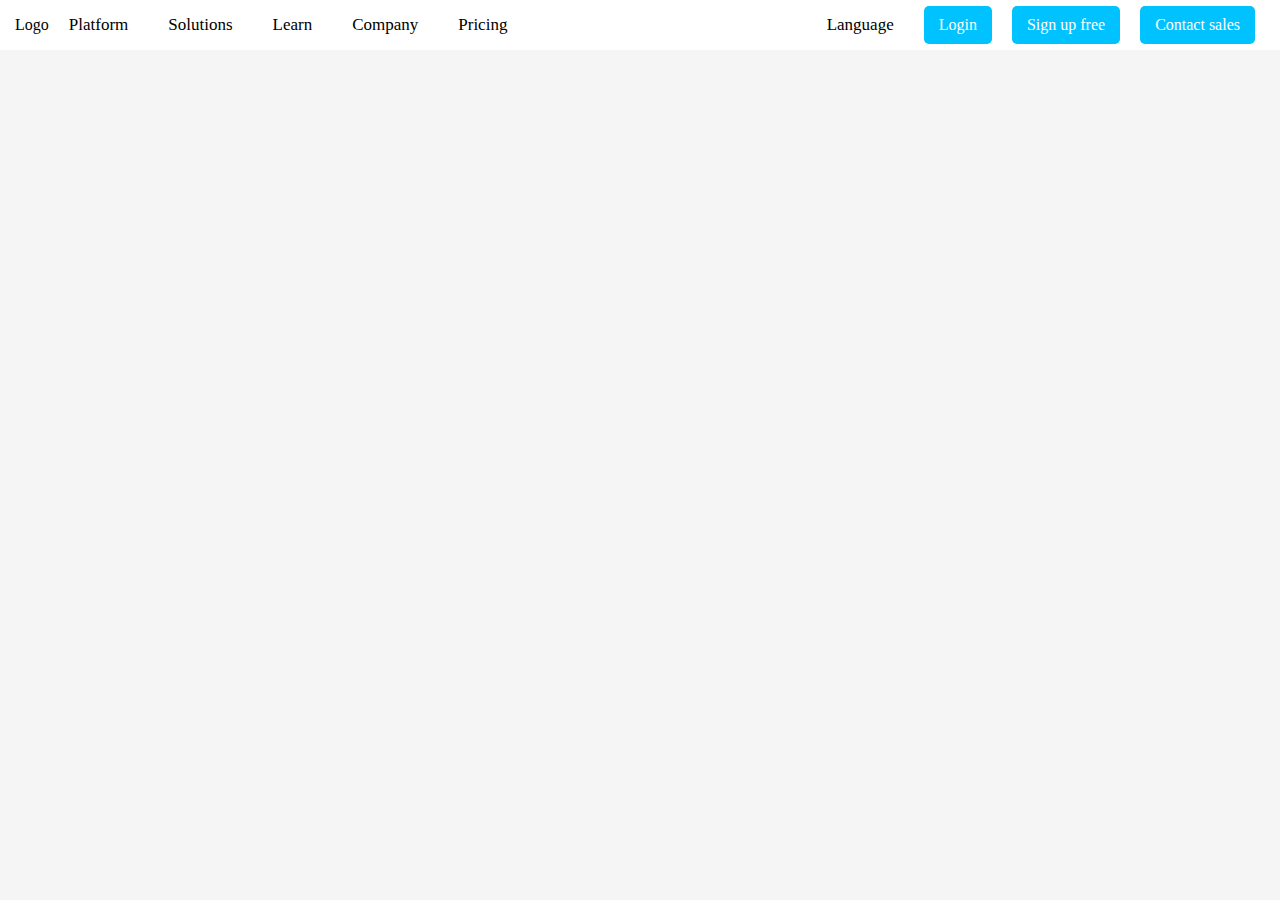
<file: test.html>
<!DOCTYPE html>
<html lang="en">
<head>
    <meta charset="UTF-8">
    <meta name="viewport" content="width=device-width, initial-scale=1.0">
    <title>Test Code</title>
    <link rel="stylesheet" href="https://cdnjs.cloudflare.com/ajax/libs/font-awesome/6.0.0-beta3/css/all.min.css">
    <link rel="stylesheet" href="https://cdnjs.cloudflare.com/ajax/libs/font-awesome/5.15.4/css/all.min.css">

    <style>
        body {
            margin: 0;
            background-color: #f5f5f5;
        }

        /* Định dạng chung cho navbar */
        .navbar {
            display: flex;
            justify-content: space-between;
            align-items: center;
            padding: 0 15px;
            background-color: #fff;
            position: relative;
            z-index: 1000;
        }

        /* Định dạng cho menu */
        .menu {
            list-style-type: none;
            display: flex;
            margin: 0;
            padding: 0;
        }

        /* Phần tử menu bên trái */
        .menu-left {
            display: flex;
            align-items: center;
            flex-grow: 1;
        }

        /* Phần tử menu bên phải */
        .menu-right {
            display: flex;
            align-items: center;
        }

        .menu li {
            margin: 0;
            font-size: 17px;
            padding: 15px 20px;
            cursor: pointer;
        }

        .menu-icon {
            display: none;
        }

        .menu li:hover {
            color: #00c2ff;
        }

        .menu-container {
            display: flex;
            align-items: center;
            justify-content: space-between;
            flex-grow: 1;
        }

        @media (max-width: 1024px) {
            .navbar {
                padding: 15px;
            }

            /* Ẩn toàn bộ menu-container */
            .menu-container {
                visibility: hidden; /* Ẩn menu bằng visibility */
                opacity: 0;/* Đảm bảo ban đầu menu sẽ không hiển thị */
                flex-direction: column;
                position: fixed;
                top: 50px;
                right: 0;
                width: 60%;
                height: calc(100vh - 50px);
                background-color: white;
                z-index: 999;
                transition: visibility 0s, opacity 0.5s ease;
                box-shadow: none;/* Loại bỏ box-shadow */
                overflow: hidden;
            }

            /* Hiển thị menu-container khi class 'show' được thêm vào */
            .menu-container.show {
                visibility: visible;
                opacity: 1;
            }

            /* Các phần tử li trượt vào từ trái và có hiệu ứng mờ dần */
            .menu li {
                font-size: 20px;
                padding: 20px;
                border-bottom: 1px solid #eaeaea;
            }

            /* Khi menu-container hiển thị, các phần tử li bắt đầu xuất hiện */
            .menu-container.show .menu li {
                opacity: 1;
                transform: translateX(0);
            }

            /* Phần tử menu bên trái */
            .menu-left {
                display: flex;
                flex-direction: column; /* Xếp các phần tử theo hàng dọc */
                align-items: flex-start; /* Căn trái cho các phần tử */
                width: 100%; /* Chiếm toàn bộ chiều rộng */
            }

            .menu-left .menu {
                flex-direction: column; /* Xếp các phần tử theo hàng dọc */
                align-items: flex-start; /* Căn trái cho các phần tử */
                width: 100%;
            }

            /* Các phần tử li trong menu-left */
            .menu-left .menu li {
                width: 100%; /* Chiếm toàn bộ chiều rộng của menu-left */
                opacity: 0; /* Đảm bảo bắt đầu với độ mờ */
                transform: translateX(-50px); /* Trượt từ trái */
                transition: opacity 0.5s ease, transform 0.5s ease;
                padding: 20px; /* Padding cho li */
                border-bottom: 1px solid #eaeaea; /* Đường viền dưới cho mỗi mục */
            }

            /* Phần tử menu bên phải */
            .menu-right {
                display: flex;
                flex-direction: column; /* Xếp các phần tử theo hàng dọc */
                align-items: flex-start; /* Căn trái cho các phần tử */
                width: 100%; /* Chiếm toàn bộ chiều rộng */
                margin-bottom: 60px;
            }

            .menu-right .menu {
                flex-direction: column; /* Xếp các phần tử theo hàng dọc */
                align-items: flex-start; /* Căn trái cho các phần tử */
                width: 100%;
            }

            /* Các phần tử li trong menu-left */
            .menu-right .menu li {
                width: 100%; /* Chiếm toàn bộ chiều rộng của menu-left */
                opacity: 0; /* Đảm bảo bắt đầu với độ mờ */
                transform: translateX(-50px); /* Trượt từ trái */
                transition: opacity 0.5s ease, transform 0.5s ease;
                padding: 20px; /* Padding cho li */
                border-bottom: 1px solid #eaeaea; /* Đường viền dưới cho mỗi mục */
            }

            .menu-right .btn-account li {
                opacity: 0; /* Đảm bảo bắt đầu với độ mờ */
                transform: translateX(-50px); /* Trượt từ trái */
                transition: opacity 0.5s ease, transform 0.5s ease;
            }

            .menu-right .button-group {
                width: 100%;
                flex-direction: row;
                margin-top: auto;
            }

            .menu-right .button-group .btn-account li {
                width: 100%;
                flex-direction: row;
                align-items: center;
            }

            /* Khi menu-container hiển thị, các phần tử li bắt đầu xuất hiện */
            .menu-container.show .menu-left .menu li, .menu-container.show .menu-right .button-group .btn-account li {
                opacity: 1; /* Hiển thị từng mục */
                transform: translateX(0); /* Trở lại vị trí ban đầu */
            }

            /* Độ trễ cho các phần tử li trong menu-left */
            .menu-container.show .menu-left .menu li:nth-child(1) { transition-delay: 0.1s; }
            .menu-container.show .menu-left .menu li:nth-child(2) { transition-delay: 0.2s; }
            .menu-container.show .menu-left .menu li:nth-child(3) { transition-delay: 0.3s; }
            .menu-container.show .menu-left .menu li:nth-child(4) { transition-delay: 0.4s; }
            .menu-container.show .menu-left .menu li:nth-child(5) { transition-delay: 0.5s; }
            .menu-container.show .menu-right .menu li:nth-child(1) { transition-delay: 0.6s; }
            .menu-container.show .menu-right .button-group .btn-account li:nth-child(1) { transition-delay: 0.1s; }
            .menu-container.show .menu-right .button-group .btn-account li:nth-child(2) { transition-delay: 0.2s; }
            .menu-container.show .menu-right .button-group .btn-account li:nth-child(3) { transition-delay: 0.3s; }

            .menu-icon {
                display: block;
                color: #220d4e;
                cursor: pointer;
                font-size: 18px;
            }

            .menu-icon:hover {
                color: #00c2ff;
            }

            .menu-container {
                display: flex;
                align-items: flex-start; /* Căn đầu lên cho menu bên trái và phải */
                justify-content: space-between;
                flex-grow: 1;
            }

            .menu-left {
                flex: 0 0 auto; /* Không cho menu-left mở rộng */
            }

            .menu-right {
                flex: 1; /* Để menu-right lấp kín không gian còn lại */
                display: flex;
                flex-direction: column; /* Xếp các phần tử theo hàng dọc */
                align-items: flex-start; /* Căn trái cho các phần tử */
                margin-bottom: 60px;
            }
        }

        /* Định dạng cho các nút */
        .button-group ul {
            list-style-type: none;
            display: flex;
            margin: 0;
            padding: 0;
        }

        .button-group ul li {
            margin-left: 10px;
            margin-right: 10px;
            padding: 10px 15px;
            background-color: #00c2ff;
            color: #fff;
            border-radius: 5px;
            cursor: pointer;
            text-align: center;
            align-content: center;
        }

        .button-group ul li:hover {
            background-color: #0098c8;
        }
    </style>
</head>
<body>
    <div class="header">
        <nav class="navbar">
            <div class="logo">Logo</div>
            <!-- Thẻ div cha lớn chứa cả menu trái và phải -->
            <div class="menu-container">
                <!-- Menu bên trái chứa các nav -->
                <div class="menu-left">
                    <ul class="menu">
                        <li onclick="location.href='#'">Platform</li>
                        <li onclick="location.href='#'">Solutions</li>
                        <li onclick="location.href='#'">Learn</li>
                        <li onclick="location.href='#'">Company</li>
                        <li onclick="location.href='#'">Pricing</li>
                    </ul>
                </div>

                <!-- Menu bên phải chứa Language và các nút -->
                <div class="menu-right">
                    <ul class="menu">
                        <li onclick="location.href='#'">Language</li>
                    </ul>

                    <!-- Các nút như Login, Sign up, Contact -->
                    <div class="button-group">
                        <ul class="btn-account">
                            <li onclick="location.href='#'">Login</li>
                            <li onclick="location.href='#'">Sign up free</li>
                            <li onclick="location.href='#'">Contact sales</li>
                        </ul>
                    </div>
                </div>
            </div>
            <div class="menu-icon">
                <i class="fa fa-bars"></i> <!-- Icon menu hamburger -->
            </div>
        </nav>
    </div>
      
    <script>
        const menuIcon = document.querySelector('.menu-icon i');
        const menuContainer = document.querySelector('.menu-container');

        menuIcon.addEventListener('click', () => {
            menuContainer.classList.toggle('show');  // Thêm hoặc bỏ class 'show' cho menu-container
            
            // Thay đổi icon giữa hamburger và dấu "x"
            if (menuContainer.classList.contains('show')) {
                menuIcon.classList.remove('fa-bars');
                menuIcon.classList.add('fa-times');  // Chuyển thành dấu "x"
            } else {
                menuIcon.classList.remove('fa-times');
                menuIcon.classList.add('fa-bars');   // Chuyển lại thành hamburger
            }
        });
    </script>
</body>
</html>
</file>
<file: main.css>
*, *::before {
    /* padding: 0;
    margin: 0; */
    box-sizing: border-box;
    text-size-adjust: 100%;
}

header, nav, section, footer, main {
    display: block;
}

ul, ol {
    list-style-type: none;
    margin: 0;
    padding: 0;
}

.z-index_776 {
    z-index: 777777776;
}

.z-index_777 {
    z-index: 777777777;
}

.z-index_778 {
    z-index: 777777778;
}

.z-ind_2 {
    z-index: 2;
}

.z-ind_1 {
    z-index: 1;
}

.z-ind_0 {
    z-index: 0;
}

.z-ind_init {
    z-index: initial;
}

#nav-m {
    top: 0;
    background-color: #fff;
}

#nav-s {
    margin-top: 68px;
}

.nav-height {
    height: 68px;
}

body {
    direction: ltr;
    margin: 0;
    padding: 0;
    font-weight: 200;
    position: relative;
    font-size: 14px;
    font-family: "Poppins", Futura, -apple-system, BlinkMacSystemFont, "Segoe UI", Roboto, Helvetica, Arial, sans-serif, "Apple Color Emoji", "Segoe UI Emoji", "Segoe UI Symbol";
    line-height: 1.68;
    color: #220d4e;
    text-align: left;
    background-color: #fff;
    overflow: initial;
}

.nav_df, .dp-flex {
    display: flex;
}

.nav_db, .dp-block {
    display: block;
}

.nav_disp-none {
    display: none;
}

.dis_inl-block {
    display: inline-block;
}

.float-none {
    float: none;
}

.nav-size {
    width: 100%;
}       

.nav-main {
    padding: 0 20px;
}

.nav-logo {
    margin-right: 20px;
    padding-top: 10px;
    padding-bottom: 10px;
}

.nav_aitems-center {
    align-items: center;
}

.nav_aitems-stretch {
    align-items: stretch;
}

.nav_aitems-flexstart {
    align-items: flex-start;
}

.flex_jc-sb {
    justify-content: space-between;
}

.flex_jc-fs {
    justify-content: flex-start;
}

.flex_jc-fe {
    justify-content: flex-end;
}

.flex_jc-center {
    justify-content: center;
}

.nav-main_pr {
    position: relative;
}

.posi-sticky {
    position: sticky;
}

.nav-main_pfi {
    position: fixed;
}

.posi-adso {
    position: absolute;
}

.fd-column {
    flex-direction: column;
}

.flex_fw-wrap {
    flex-wrap: wrap;
}

.flex_fw-nowrap {
    flex-wrap: nowrap;
}

.talign-center {
    text-align: center;
}

.lstyle-none {
    list-style: none;
}

.lstyle-decimal {
    list-style-type: decimal;
}

.lstyle-disc {
    list-style-type: disc;
}

.curs-pointer {
    cursor: pointer;
}

.verti-ali-mid {
    vertical-align: middle;
}

.nav-list {
    flex-direction: column;
    align-items: flex-start;
}

.flex_fd-row {
    flex-direction: row;
}

.margin-0 {
    margin: 0;
}

.mr-auto {
    margin-right: auto;
}

.mr-0 {
    margin-right: 0;
}

.mr-7 {
    margin-right: 7px;
}

.mr-8 {
    margin-right: 8px;
}

.mr-10 {
    margin-right: 10px;
}

.mr-20 {
    margin-right: 20px;
}

.mr--20 {
    margin-right: -20px;
}

.ml-auto {
    margin-left: auto;
}

.ml-0 {
    margin-left: 0;
}

.ml-8 {
    margin-left: 8px;
}

.ml--20 {
    margin-left: -20px;
}

.ml-20 {
    margin-left: 20px;
}

.ml-50 {
    margin-left: 50px;
}

.ml-80 {
    margin-left: 80px;
}

.mt-auto {
    margin-top: auto;
}

.mt-0 {
    margin-top: 0;
}

.mt-5 {
    margin-top: 5px;
}

.mt-10 {
    margin-top: 10px;
}

.mt-20 {
    margin-top: 20px;
}

.mt-40 {
    margin-top: 40px;
}

.mb-auto {
    margin-bottom: auto;
}

.mb-0 {
    margin-bottom: 0;
}

.mb-5 {
    margin-bottom: 5px;
}

.mb-10 {
    margin-bottom: 10px;
}

.mb-15 {
    margin-bottom: 15px;
}

.mb-20 {
    margin-bottom: 20px;
}

.mb-50 {
    margin-bottom: 50px;
}

.margin_lr {
    margin-left: 77.2px;
    margin-right: 77.2px;
}

.mblock-0 {
    margin-block: 0;
}

.padg_lr-20 {
    padding-left: 20px;
    padding-right: 20px;
}

.nav-text-color {
    color: #220d4e;
    text-decoration: none;
}

#nav-list li {
    flex-direction: column;
    align-items: flex-start;
}

.nav-navbar li:hover>.nav-menu, .lang-box li:hover>.lang-list, .menu-lang .sub-list a:hover, .login-box a.login-btn:hover {
    color: #00c2ff;
}

#nav-list>li:hover>a {
    color: #00c2ff;
}

.nav-navbar .nav-menu::before, .nav-navbar .single-nav::before {
    display: block;
    content: "";
    position: absolute;
    left: 50%;
    transform: translateX(-50%);
    bottom: -1px;
    width: 0;
    transition: none;
    border-bottom: 2px solid #00c2ff
}

.nav-navbar li:hover>.nav-menu::before,.nav-navbar li:hover>.single-nav::before {
    width: calc(100% - 30px);
    transition: none;
}

.nav-navbar .nav-menu::after, .menu-lang .lang-list::after {
    margin-left: 7px;
    display: block;
    box-sizing: border-box;
    position: relative;
    font-family: "Font Awesome 6 Free";
    content: "\f107";
    font-weight: 900;
    font-size: 11px;
    display: inline-block;
}

.nav-navbar li:hover>.nav-menu::after {
    content: "\f106";
    font-family: "Font Awesome 6 Free";
    font-weight: 900;
}

.sub-nav {
    transition: box-shadow 0.3s ease;
}

.sub-nav.scrolled {
    box-shadow: 0 7px 10px rgba(0, 0, 0, .1);
}

/* .container {
    height: 9500px;
} */

.nav_row-start {
    flex-flow: row nowrap;
    justify-content: flex-start;
}

.menuitmes {
    width: 100%;
    top:68px;
    right: 0px;
    left: 0px;
    z-index: -10;
    height: unset;
    padding-left: 20px;
    padding-right: 20px;
    padding-bottom: 0;
    background-color: #fff;
}

.nav-navbar li:hover>.menuitmes, .menuitmes.on {
    display: block;
}

.menuitmes:hover {
    box-shadow: 0 32px 44px rgba(112,106,128,.15),inset 0 1px 0 #e5e6ec;
}

.nav-subnav {
    max-width: 1640px;
    padding-left: 20px;
    z-index: 1;
    height: inherit;
}

.snav-menu {
    margin-left: -20px;
    margin-right: -20px;
    width: 100%;
}

.width-unset {
    width: unset;
}

.nav-arrow-down {
    font-size: 11px;
}

#nav-list li a {
    color: inherit;
    text-decoration: none;
}

.links {
    border-color: #e3e1e8;
    border-top-style: solid;
    border-top-width: 1px;
}

.flex-fill {
    flex-basis: 0;
    flex-grow: 1;
}

.flex-shr_0 {
    flex-shrink: 0;
}

.flex-bs_auto {
    flex-basis: auto;
    flex-grow: 1;
}

.pad-value {
    padding: 55px 40px 40px 20px;
    max-width: 260px;
}

.pad-mwidth-270 {
    padding: 50px 40px 40px 0;
    max-width: 270px;
}

.pad-mwidth-715 {
    padding-left: 70px;
    padding-right: 80px;
    max-width: 715px;
}

.pad-mwidth-345 {
    padding: 55px 0 40px 50px;
    max-width: 345px;
}

.width-230 {
    width: 230px;
}

.width-760 {
    width: 760px;
}

.top-100 {
    top: 100px;
}

.top-147 {
    top: 147px;
}

.bot-0 {
    bottom: 0px;
}

.oflow-hidden {
    overflow: hidden;
}

.oflow-visible {
    overflow: visible;
}

.oflow-y_auto {
    overflow-y: auto;
}

.oflow-y_visible {
    overflow-y: visible;
}

.oflow-wrap_brword {
    overflow-wrap: break-word;
}

.padg-2 {
    padding: 2px;
}

.padg-bot_0 {
    padding-bottom: 0;
}

.padg-bot_1-5 {
    padding-bottom: 1.5px;
}

.padg-bot_2-5 {
    padding-bottom: 2.5px;
}

.padg-bot_5 {
    padding-bottom: 5px;
}

.padg-bot_8 {
    padding-bottom: 8px;
}

.padg-bot_10 {
    padding-bottom: 10px;
    padding-top: 0;
}

.padg-bot_15 {
    padding-bottom: 15px;
}

.padg-bot_20 {
    padding-bottom: 20px;
}

.padg-bot_25 {
    padding-bottom: 25px !important;
}

.padg-bot_30 {
    padding-bottom: 30px;
}

.padg-bot_40 {
    padding-bottom: 40px;
}

.padg-bot_50 {
    padding-bottom: 50px;
}

.padg-bot_60 {
    padding-bottom: 60px;
}

.padg-bot_50per {
    padding-bottom: 50%;
}

.padg-top_0 {
    padding-top: 0;
}

.padg-top_1-5 {
    padding-top: 1.5px;
}

.padg-top_2-5 {
    padding-top: 2.5px;
}

.padg-top_5 {
    padding-top: 5px;
}

.padg-top_8 {
    padding-top: 8px;
}

.padg-top_10 {
    padding-top: 10px;
}

.padg-top_15 {
    padding-top: 15px;
}

.padg-top_20 {
    padding-top: 20px;
}

.padg-top_30 {
    padding-top: 30px;
}

.padg-top_40 {
    padding-top: 40px;
}

.padg-top_50 {
    padding-top: 50px;
}

.padg-top_60 {
    padding-top: 60px;
}

.padg-top_65 {
    padding-top: 65px;
}

.padg-top_80 {
    padding-top: 80px;
}

.padg-top_90 {
    padding-top: 90px;
}

.padg-top_130 {
    padding-top: 130px;
}

.padg-r_0 {
    padding-right: 0;
}

.padg-r_2-5 {
    padding-right: 2.5px;
}

.padg-r_10 {
    padding-right: 10px;
}

.padg-r_20 {
    padding-right: 20px;
}

.padg-r_30 {
    padding-right: 30px;
}

.padg-r_40 {
    padding-right: 40px;
}

.padg-r_45 {
    padding-right: 45px;
}

.padg-l_0 {
    padding-left: 0;
}

.padg-l_2-5 {
    padding-left: 2.5px;
}

.padg-l_5 {
    padding-left: 5px;
}

.padg-l_15 {
    padding-left: 15px;
}

.padg-l_20 {
    padding-left: 20px;
}

.padg-l_22 {
    padding-left: 22px;
}

.padg-l_30 {
    padding-left: 30px;
}

.padg-l_45 {
    padding-left: 45px;
}

.padg_10-0-imp {
    padding: 10px 0 !important;
}

.font-menutitle {
    font-weight: 600;
    font-size: 20px;
    line-height: 28px;
}

.fsize-19 {
    font-size: 19px;
}

.snav_fsize-20 {
    font-size: 20px;
}

.fsize-21 {
    font-size: 21px;
}

.fsize-21-5 {
    font-size: 21.5px;
}

.fsize-22 {
    font-size: 22px;
}

.fsize-56 {
    font-size: 56px;
}

.fw-400 {
    font-weight: 400;
}

.fw-500 {
    font-weight: 500;
}

.fw-700 {
    font-weight: 700;
}

.font-menulist {
    font-size: 15px;
}

.linehei_18 {
    line-height: 18px;
}

.linehei_18-5 {
    line-height: 18.525px;
}

.linehei_30 {
    line-height: 30px;
}

.linehei_32 {
    line-height: 32px;
}

.linehei_60 {
    line-height: 60px;
}

.padg-unset {
    padding: unset !important;
}

.linehei-20 {
    line-height: 20px !important;
}

.linehei_21 {
    line-height: 21px !important;
}

.font-menutext {
    font-size: 12px;
    line-height: 16px;
    color: #514b5f;
}

.color-text {
    color: #514b5f;
}

.text-color .text-hov:hover {
    text-decoration: none !important;
    color: #79718b !important;
}

.m-width-100 {
    max-width: 100%;
}

.m-width-58-5per {
    max-width: 58.33333333%;
}

.m-width-50 {
    max-width: 50%;
}

.m-width-33 {
    max-width: 33.3333%;
}

.m-width-1260 {
    max-width: 1260px;
}

.m-width-800 {
    max-width: 800px;
}

.m-width-123 {
    max-width: 123px;
}

.m-width-1440 {
    max-width: 1440px;
}

.height-5 {
    height: 5px;
}

.height-145 {
    height: 145px;
}

.height-auto {
    height: auto;
}

.height-100 {
    height: 100%;
}

.flex_gr-shr-basic-25 {
    flex: 0 0 25%;
}

.flex_gr-shr-basic-33 {
    flex: 0 0 33.3333%;
}

.flex_gr-shr-basic-50 {
    flex: 0 0 50%;
}

.flex_gr-shr-basic-58-3per {
    flex: 0 0 58.33333333%;
}

.flex_gr-shr-basic-100 {
    flex: 0 0 100%;
}

.s-links {
    font-size: 16px;
    line-height: 21px !important;
    color: #000744 !important;
}

.arrow-btn {
    border-radius: 0;
    background: rgba(0, 0, 0, 0);
    border: none;
}

.arrow-btn::before {
    display: block;
    content: "";
    position: absolute;
    overflow: hidden;
    left: 0;
    bottom: 6px;
    border-bottom: 2px solid #220d4e;
    width: calc(100% - 13px);
}

.arrow-btn::after {
    display: block;
    content: "";
    position: relative;
    display: inline-block;
    transform: translate(6px, 1px);
    content: "\f061";
    color: #220d4e;
    font-weight: 900;
    font-family: "Font Awesome 6 Free";
    font-size: 13px;
}

.snav-title {
    font-size: 28px;
    font-weight: 700;
}

.snav-blog {
    font-size: 24px;
    font-weight: 600;
}

.article-title {
    font-size: 48px;
    line-height: 56px;
}

.bord-rad_4 {
    border-radius: 4px;
}

.bord-rad_8 {
    border-radius: 8px;
}

.bord-rad_16 {
    border-radius: 16px;
}

.border-theme-color {
    border-color: #e3e1e8;
}

.btn-arrow-w::after, .btn-arrow-w::before {
    color: #fff;
    border-color: #fff;
}

.border-theme-left {
    border-left-style: solid;
    border-left-width: 1px;
}

.snav-size {
    top: 0;
    left: 0;
    z-index: 777777776;
    transition: box-shadow .2s 0s cubic-bezier(0.3, 0.34, 0.85, 0.96), transform .4s 0s ease-out;
    transform: translateY(68px);
}

.snav_fsize-18 {
    font-size: 18px;
}

.snav-border {
    border-top: 1px solid #e5e6ec !important;
    background-color: #fff;
}

.author-size {
    font-size: 16px;
    line-height: 24px;
}

.fsize-header-13 {
    font-size: 13px;
}

.fsize-header-13_5 {
    font-size: 13.5px;
}

.fsize-header-14 {
    font-size: 14px;
}

.fsize-header-16 {
    font-size: 16px;
}

.author-box {
    width: 61px;
    height: 61px;
    border-radius: 100%;
    overflow: hidden;
    flex: auto;
}

.let-space_0-45 {
    letter-spacing: 0.45px;
}

.let-space_0-7 {
    letter-spacing: 0.7px;
}

.let-space_0-9 {
    letter-spacing: 0.9px;
}

.let-space_1 {
    letter-spacing: 1px;
}

.text-uppercase {
    text-transform: uppercase;
}

.text-color {
    color: #220d4e;
}

.bg-banner {
    background-color: #220d4e;
}

.text-article {
    color: #000744;
}

.banner-color {
    background-color: #00c2ff;
}

.bg-color {
    background: #220d4e;
}

.textsbar-color {
    color: #c6c1d2;
}

.text-footer-color {
    color: #706a80;
}

.text-deco_none {
    text-decoration: none;
}

.btn-textsub {
    color: #fff;
}

.btn-banner-color, .btn-banner-color::after, .btn-banner-color::before {
    color: #fff !important;
    border-color: #fff !important;
}

.list-style-none {
    list-style: none;
}

.crumbs::after {
    display: inline-block;
    content: "\f061";
    font-size: 11px;
    font-weight: 900;
    margin-left: 5px;
    top: -2px;
    color: #c6c1d2;
    font-family: "Font Awesome 6 Free";
    position: relative;
}

.aut-image {
    position: absolute;
    left: 50%;
    top: 50%;
    transform: translate(-50%, -50%);
    object-fit: cover;
    min-width: 100%;
    min-height: 100%;
    max-width: calc(100% + 5px);
    max-height: calc(100% + 5px);
}

img {
    vertical-align: middle;
    border-style: none;
}

.img-box {
    flex: 0 0 41.66666667%;
    max-width: 41.66666667%;
}

.header-img {
    max-width: 100%;
    height: auto; /*auto*/
    width: auto; /*auto*/
    border-radius: 8px;
}

.border-timeline {
    border-color: #e5e6ec;
    border-bottom-style: solid;
    border-bottom-width: 1px;
    border-top-style: solid;
    border-top-width: 1px;
}

.fsize-timeline {
    font-size: 12px;
    text-transform: uppercase;
}

ol li.side-bar::before {
    display: block;
    content: "";
    position: absolute;
    left: 50%;
    transform: translateX(-50%);
    bottom: 0;
    width: 100%;
    border-bottom: 1px solid #e5e6ec;
}

.content {
    width: 760px;
    padding-left: 45px;
    padding-right: 45px;
}

.content p a, .content ol li a{
    color: inherit;
}

.text-content {
    font-size: 34px;
    line-height: 42px;
}

.img-content {
    border-radius: 8px;
    margin: 35px auto;
}

.title-size_24 {
    font-size: 24px;
}

.content ol {
    list-style-type: decimal;
}

.fw-600 {
    font-weight: 600;
}

.fw-400 {
    font-weight: 400;
}

.btn-size-sub {
    padding: 10px 23px;
}

.btn-banner-size {
    padding: 21px 38.7px !important;
}

.btn-bor-color {
    border: none;
    border-color: #514b5f;
}

.search-btn {
    border: none;
    background: rgba(0, 0, 0, 0);
}

.boxshadow-none {
    box-shadow: none;
}

.ouline-none {
    outline: none;
}

.btn::after, .btn::before, .signup-btn::after, .signup-btn::before {
    display: block;
    content: "";
    position: absolute;
    transition: all .15s cubic-bezier(0.165, 0.84, 0.44, 1) !important;
    transform: translate(0, 0);
    top: -2px;
    left: -2px;
    width: calc(100% + 4px);
    height: calc(100% + 4px);
    border-radius: 8px;
}

.btn::before {
    z-index: -1;
    border: 2px solid #000744;
    background-color: #220d4e;
}

.btn::after {
    border: 2px solid #000744;
    background-color: #fff;
    z-index: -2;
}

/* .btn:hover {
    box-shadow: none;
    background-color: rgba(0, 0, 0, 0);
    border-color: #220d4e;
    outline: none;
} */

.tag-set {
    padding: 7px 12px;
    background: #fff;
    box-shadow: 0 1px 3px rgba(0, 51, 99, .15);
}

.aut-box {
    border-top: 1px solid rgba(198, 193, 210, .5);
    border-bottom: 1px solid rgba(198, 193, 210, .5);
}

.aut-box_fig {
    overflow: hidden;
    border-radius: 100%;
}

.aut-box_img {
    flex: 0 0 80px;
    width: 80px;
    height: 80px;
}

.aut-box_ctnt {
    color: #706a80;
    flex: 0 0 calc(100% - 70px);
    font-size: 14px;
    line-height: 24px;
}

.border-footer-social {
    border-color: #f7f7f7;
}

.link-box {
    height: 42px;
    width: 42px;
}

.link-icon::before {
    font-family: "Font Awesome 6 Free";
    content: "\f0c1";
    font-style: normal;
    font-weight: 600;
    display: inline-block;
    text-decoration: inherit;
    width: 1em;
    margin-right: .2em;
    text-align: center;
    font-variant: normal;
    text-transform: none;
    line-height: 60px;
    margin-left: .2em;
}

.linkedin-icon::before {
    font-family: "Font Awesome 6 Brands";
    content: "\f0e1";
    font-style: normal;
    font-weight: normal;
    display: inline-block;
    text-decoration: inherit;
    width: 1em;
    margin-right: .2em;
    text-align: center;
    font-variant: normal;
    text-transform: none;
    line-height: 60px;
    margin-left: .2em;
}

.twitter-icon::before {
    font-family: "Font Awesome 6 Brands";
    content: "\e61b";
    font-style: normal;
    font-weight: normal;
    display: inline-block;
    text-decoration: inherit;
    width: 1em;
    margin-right: .2em;
    text-align: center;
    font-variant: normal;
    text-transform: none;
    line-height: 60px;
    margin-left: .2em;
}

.fb-icon::before {
    font-family: "Font Awesome 6 Brands";
    content: "\f39e";
    font-style: normal;
    font-weight: normal;
    display: inline-block;
    text-decoration: inherit;
    width: 1em;
    margin-right: .2em;
    text-align: center;
    font-variant: normal;
    text-transform: none;
    line-height: 60px;
    margin-left: .2em;
}

.world-icon::before {
    font-family: "Font Awesome 6 Free";
    content: "\f0ac";
    font-style: normal;
    font-weight: 600;
    display: inline-block;
    text-decoration: inherit;
    width: 1em;
    margin-right: .2em;
    text-align: center;
    font-variant: normal;
    text-transform: none;
    line-height: 60px;
    margin-left: .2em;
}

.lang-btn, .login-btn {
    padding: 22px 18px;
    height: 68px;
}

.sub-list {
    position: absolute;
    padding: 15px 0;
    top: calc(100% - 10px);
    left: 50%;
    opacity: 0;
    transform: translate(-50%, -20px);
    visibility: hidden;
    z-index: -1;
    box-shadow: 0 20px 20px rgba(112, 106, 128, .15);
    border-radius: 10px;
    background-color: #fff;
}

.lang-box li:hover .sub-list {
    display: block;
    transition: opacity .5s cubic-bezier(0.3, 0.34, 0.85, 0.96), transform .5s cubic-bezier(0.165, 0.84, 0.44, 1);
    opacity: 1;
    visibility: visible;
    z-index: initial;
    transform: translate(-50%, 0);
}

.login-icon::before {
    font-family: "Font Awesome 6 Free";
    content: "\f007";
    font-style: normal;
    font-weight: 600;
    display: inline-block;
    text-decoration: inherit;
    width: 1em;
    margin-right: .2em;
    text-align: center;
    font-variant: normal;
    text-transform: none;
    margin-left: .2em;
}

.signup-btn, .btn {
    padding: 10px 23px;
    white-space: nowrap;
    text-align: center;
    border: 2px solid #514b5f;
}

.signup-btn::after {
    z-index: -2;
    border: 2px solid #000744;
    background-color: #220d4e;
}

.signup-btn::before {
    border: 2px solid #000744;
    background-color: #fff;
    z-index: -1;
}

.progress-bar {
    position: absolute;
    bottom: 0px;
    left: 0;
    width: 100%;
    height: 5px;
    background-color: rgba(0, 0, 0, 0);
    transition: all ease-in-out .3s;
    z-index: 9;
}

.footer-top a:hover, .footer-link a:hover {
    text-decoration: underline;
    color: #79718b;
}

.social-link a {
    display: flex;
    padding: 2px;
    border-radius: 4px;
    background-color: #c6c1d2;
    width: 30px;
    height: 30px;
    align-items: center;
    justify-content: center;
    font-size: 20px !important;
}

.social-link a:hover {
    background-color: #514b5f;;
}

.progress-container {
    position: absolute;
    bottom: -5px;
    left: 0;
    width: 100%;
    height: 5px;
    background-color: none;
    transition: all ease-in-out .3s;
    z-index: 9;
}

.progress-bar {
    width: 0;
    height: 100%;
    background-color: #00c2ff;
    transition: width .3s ease; 
}

.re-article::before {
    display: block;
    content: "";
    position: absolute;
    width: 100%;
    height: calc(85% + 200px);
    z-index: 0;
    top: 0;
    left: 0;
    background-color: #f0f8ff;
    transform: none;
}

.re-article::after {
    display: block;
    content: "";
    position: absolute;
    width: 100%;
    height: 210px;
    z-index: 0;
    left: 0;
    bottom: 0;
    top: calc(85% + 200px);
    background-color: #f0f8ff;
    transform: none;
    background-repeat: no-repeat;
    background-position: center bottom;
}

.re-article a:hover {
    text-decoration: underline;
}

/* .banner {
    height: 303px;
} */


.navbar-brand {
    display: inline-block;
    padding-top: 1rem;
    padding-bottom: 1rem;
    margin-right: 2rem;
    font-size: 1.6rem;
    line-height: inherit;
    white-space: nowrap
}

.navbar-brand {
    z-index: 10;
    transition: all .3s cubic-bezier(0.165, 0.84, 0.44, 1);
    margin-right: 1.5rem;
    background: url("data:image/svg+xml,%3Csvg width='141' height='40' viewBox='0 0 141 40' fill='none' xmlns='http://www.w3.org/2000/svg'%3E%3Cpath d='M0.179502 12.6758L6.26128 23.9633C6.68279 24.748 7.70646 25.3516 8.54948 25.3516H20.9539C21.7969 25.3516 22.1582 24.748 21.7367 23.9633L15.5947 12.6154C15.1732 11.8307 14.1495 11.2271 13.3065 11.2271H0.90209H0.841874C0.119286 11.2875 -0.242008 11.8911 0.179502 12.6758Z' fill='%23220d4e'/%3E%3Cpath d='M23.7226 25.7739L27.3958 32.4739C27.6367 32.9568 28.2388 33.319 28.7807 33.319L36.1271 33.1983C36.6088 33.1983 36.8496 32.8361 36.6088 32.3532L32.9356 25.6532C32.6948 25.1703 32.0926 24.8081 31.5507 24.8081L24.1441 24.8685C23.6624 24.9892 23.4216 25.3513 23.7226 25.7739Z' fill='%23220d4e'/%3E%3Cpath d='M23.7252 0.422526L16.3789 9.65774C15.8971 10.2613 15.8369 11.4082 16.2584 12.1929L22.4004 23.42C22.8219 24.2047 23.5445 24.3254 24.0865 23.6615L31.493 14.4262C31.9747 13.8226 32.0349 12.6758 31.6134 11.8911L25.4112 0.66397C25.1704 0.241444 24.8091 0 24.4478 0C24.2069 0 23.966 0.120722 23.7252 0.422526Z' fill='%23220d4e'/%3E%3Cpath d='M22.0377 25.8948L17.6419 31.3876C17.3409 31.7498 17.2807 32.4138 17.5817 32.8966L21.2549 39.5967C21.4957 40.0796 21.9775 40.14 22.2786 39.7174L26.6743 34.2246C26.9754 33.8624 27.0356 33.1985 26.7345 32.7156L23.0614 26.0155C22.9409 25.7741 22.7001 25.593 22.5194 25.6533C22.2786 25.6533 22.1581 25.7137 22.0377 25.8948Z' fill='%23220d4e'/%3E%3Cpath d='M105.137 9.77834H102.668V27.8262H105.137V9.77834Z' fill='%23220d4e'/%3E%3Cpath d='M58.5284 15.5127C54.9756 15.5127 52.1455 18.2893 52.1455 21.7299V33.2588H54.6143V21.7299C54.6143 19.6172 56.3606 17.8668 58.5886 17.8668C60.7563 17.8668 62.5628 19.6172 62.5628 21.7299C62.5628 23.8425 60.8166 25.593 58.5886 25.593C57.3843 25.593 56.2402 25.0497 55.5176 24.2047V27.2227C56.4208 27.7056 57.4445 27.947 58.5284 27.947C62.0811 27.947 64.9112 25.1704 64.9112 21.7299C64.9112 18.2893 62.0811 15.5127 58.5284 15.5127Z' fill='%23220d4e'/%3E%3Cpath d='M72.4376 15.5127C68.8848 15.5127 66.0547 18.2893 66.0547 21.7299V33.2588H68.5235V21.7299C68.5235 19.6172 70.2698 17.8668 72.4978 17.8668C74.6655 17.8668 76.472 19.6172 76.472 21.7299C76.472 23.8425 74.7257 25.593 72.4978 25.593C71.2935 25.593 70.1494 25.0497 69.4268 24.2047V27.2227C70.33 27.7056 71.3537 27.947 72.4376 27.947C75.9903 27.947 78.8204 25.1704 78.8204 21.7299C78.8204 18.2893 75.9301 15.5127 72.4376 15.5127Z' fill='%23220d4e'/%3E%3Cpath d='M44.2579 9.77847C40.7051 9.77847 37.875 12.5551 37.875 15.9956V27.8264H40.3438V16.056C40.3438 13.9434 42.0901 12.2533 44.2579 12.2533C46.4256 12.2533 48.1719 13.9434 48.1719 16.056V17.3839H41.8492V19.7984H48.1719V27.8867H50.6407V16.056C50.6407 12.5551 47.7504 9.77847 44.2579 9.77847Z' fill='%23220d4e'/%3E%3Cpath d='M94.4181 16.056C94.4181 13.9433 96.1643 12.2532 98.3321 12.2532H101.463V9.83881H98.3321C94.7794 9.83881 91.9492 12.6154 91.9492 16.056V27.8867H94.4181V20.0398H101.222V17.6254H94.4181V16.056Z' fill='%23220d4e'/%3E%3Cpath d='M115.432 15.5731V23.1182C115.372 24.6272 114.107 25.8344 112.542 25.8344C110.976 25.8344 109.712 24.6272 109.651 23.1182V15.5731H107.183V23.1182C107.183 25.5326 108.929 27.5849 111.277 28.1282V33.2588H113.746V28.1282C116.095 27.5849 117.841 25.593 117.841 23.1182V15.5731H115.432Z' fill='%23220d4e'/%3E%3Cpath d='M129.283 22.6957C129.042 23.6615 128.379 24.5065 127.416 25.0498C125.549 26.1363 123.141 25.4723 122.057 23.6615C120.973 21.8506 121.635 19.4966 123.502 18.4101C125.007 17.565 126.874 17.8065 128.078 18.893L122.538 22.0317L123.743 24.084L131.45 19.738C131.33 19.3758 131.149 19.0137 130.969 18.6515C129.222 15.6938 125.308 14.6677 122.237 16.3578C119.166 18.1083 118.143 21.911 119.889 24.8687C121.635 27.8264 125.549 28.8525 128.62 27.1624C130.366 26.1966 131.45 24.5065 131.751 22.6957H129.283Z' fill='%23220d4e'/%3E%3Cpath d='M139.52 15.5128C138.014 15.5128 136.689 15.9956 135.606 16.8407V15.5731H133.137V27.8867H135.606V21.7299C135.606 19.6173 137.352 17.9272 139.52 17.9272H140.001V15.5128H139.52Z' fill='%23220d4e'/%3E%3Cpath d='M88.1547 22.1524L82.0127 19.3758C81.7116 19.2551 81.5912 18.8929 81.7116 18.5911C81.832 18.3497 82.0127 18.229 82.2535 18.229H89.2386V15.8145H82.2535C81.1095 15.8145 79.9654 16.4785 79.4836 17.565C78.761 19.074 79.4234 20.8245 80.9288 21.5488L87.0708 24.3254C87.3719 24.4461 87.4923 24.8083 87.3719 25.1101C87.2514 25.3516 87.0708 25.4723 86.8299 25.4723H79.6643V27.8867H86.8299C87.974 27.8867 89.1181 27.2227 89.5999 26.1362C90.3827 24.6272 89.7203 22.8768 88.1547 22.1524Z' fill='%23220d4e'/%3E%3C/svg%3E%0A") no-repeat left center/127px 40px;
    width: 140px;
    height: 40px;
    color: #220d4e;
}

@media (min-width: 1025px) {
    .navbar {
        max-width: 1440px;
    }

    .mr-auto {
        margin-right: auto !important;
    }
    .nav-menu, .single-nav {
        padding: 22px 6px !important;
    }

}

@media only screen and (min-width:1025px) and (min-width:1200px) {

    .nav-menu, .single-nav {
        padding: 22px 18px !important;
        width: 100%;
    }
}
</file>
